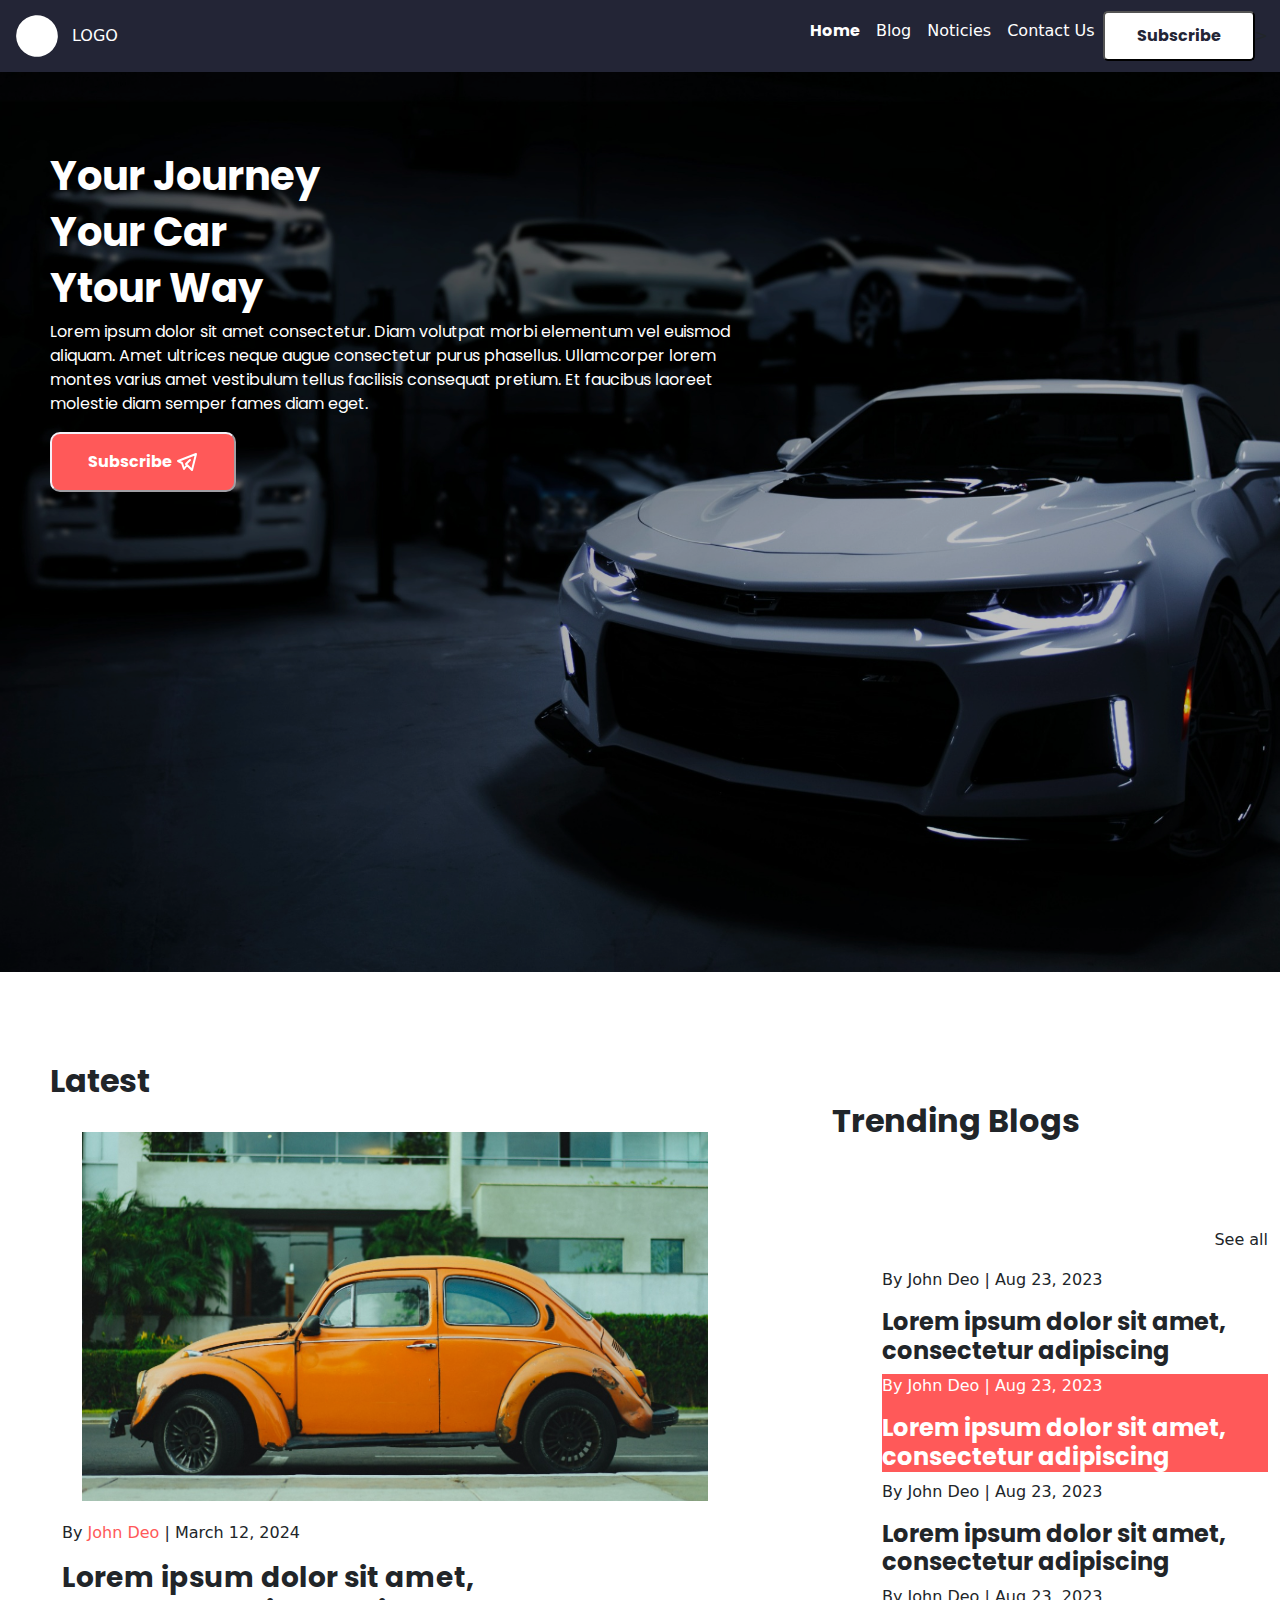
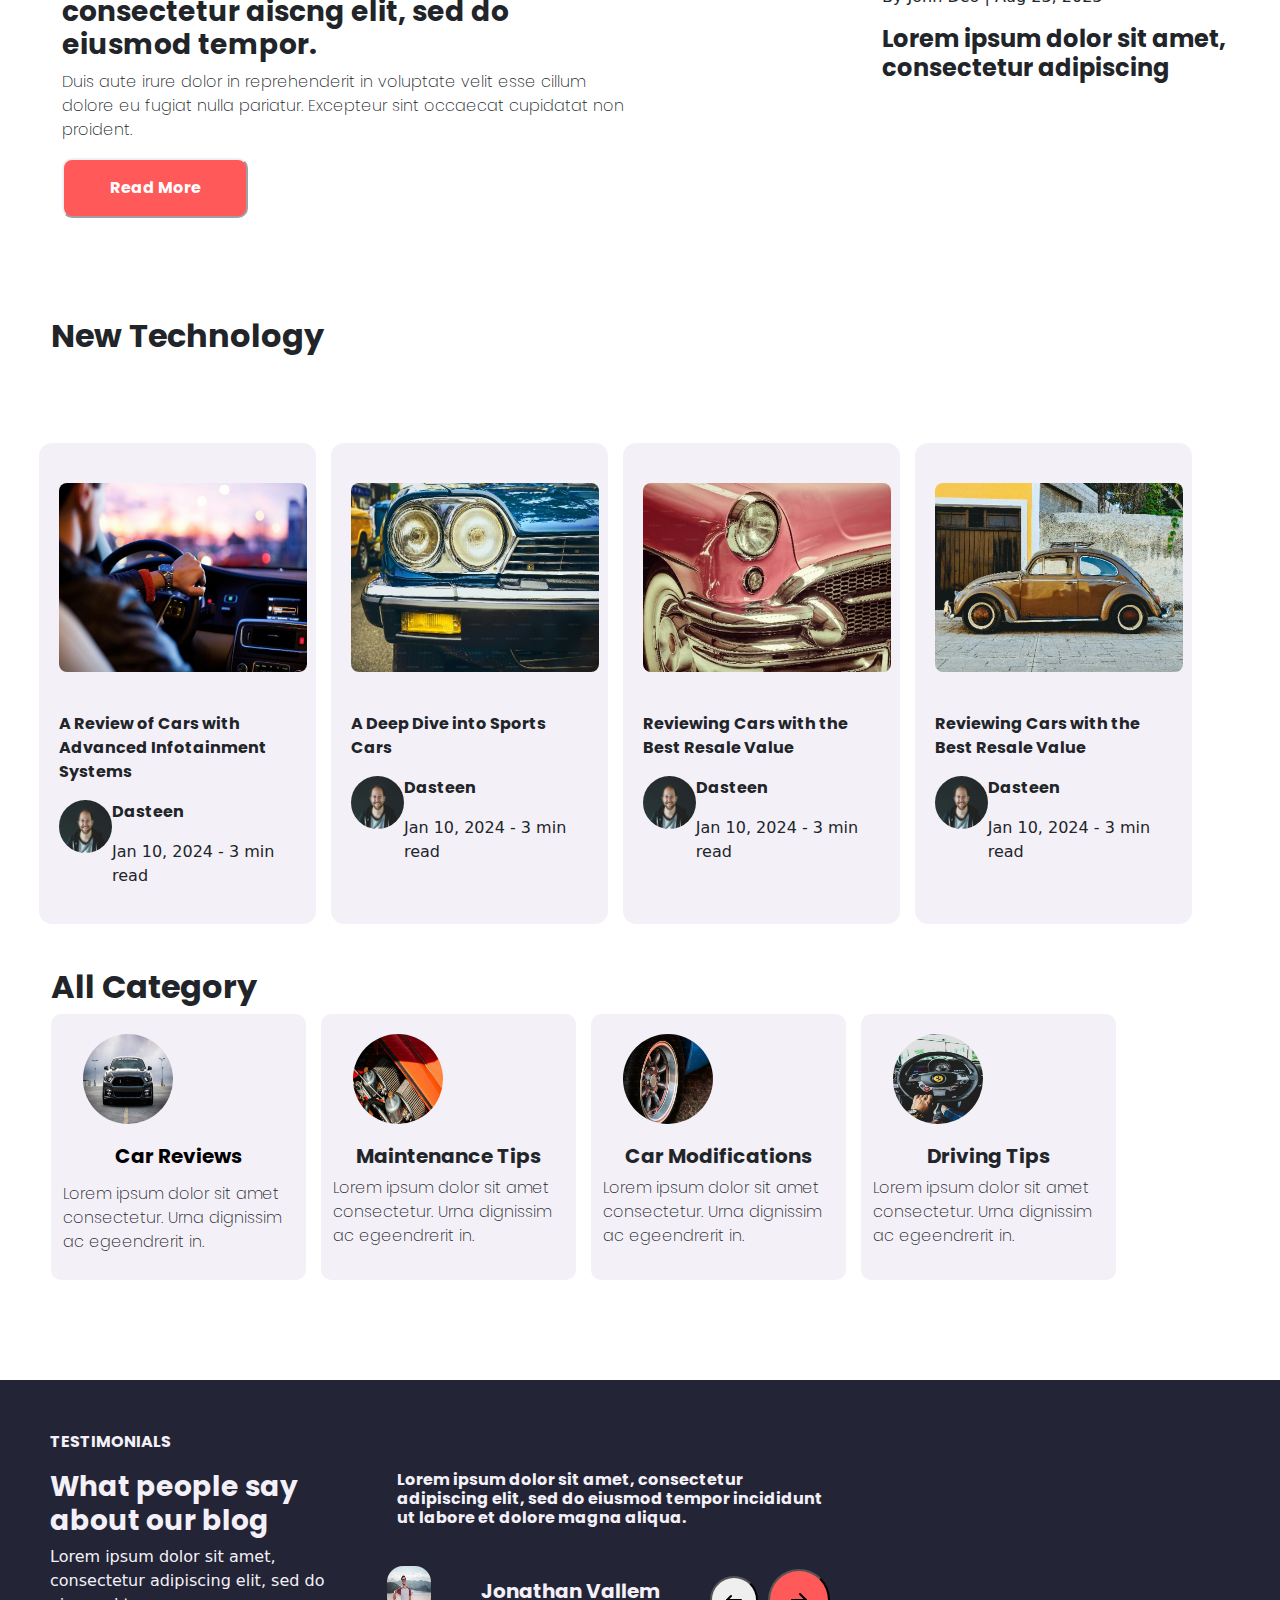
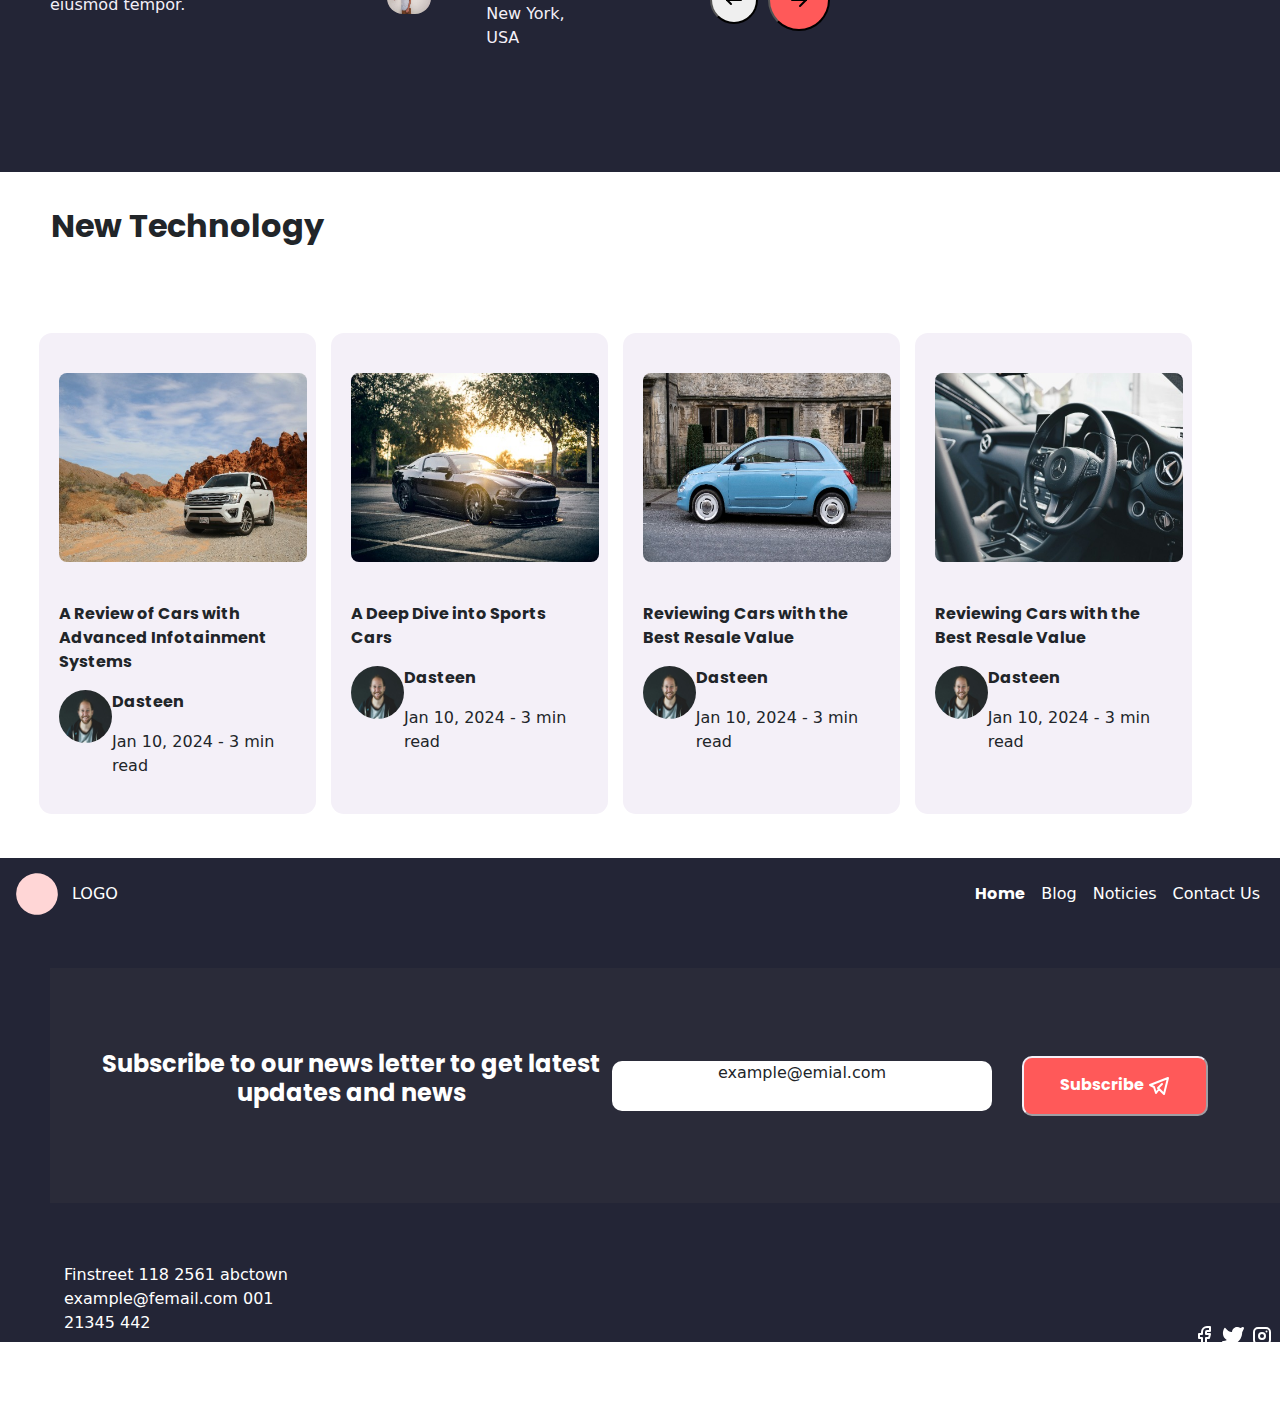
<file: index.html>
<!DOCTYPE html>
<html lang="en">
<head>
    <meta charset="UTF-8">
    <meta name="viewport" content="width=device-width, initial-scale=1.0">
    <link rel="stylesheet" href="css/bootstrap.css">
    <link href="https://cdn.jsdelivr.net/npm/bootstrap@5.3.3/dist/css/bootstrap.min.css" rel="stylesheet" integrity="sha384-QWTKZyjpPEjISv5WaRU9OFeRpok6YctnYmDr5pNlyT2bRjXh0JMhjY6hW+ALEwIH" crossorigin="anonymous">
    <link rel="stylesheet" href="css/practica.css">
    <title>Home</title>
</head>
<body>
    <header>
    <!-- NAVBAR -->
        <nav class="navbar navbar-expand-md nav_color"  >
                <div class="container-fluid"<>
                  <div class="d-flex align-items-center" class="grup1 ">
                    <svg class="circle"  xmlns="http://www.w3.org/2000/svg"  width="24"  height="24"  viewBox="0 0 24 24"  fill="currentColor"  class="icon icon-tabler icons-tabler-filled icon-tabler-circle"><path stroke="none" d="M0 0h24v24H0z" fill="none"/><path d="M7 3.34a10 10 0 1 1 -4.995 8.984l-.005 -.324l.005 -.324a10 10 0 0 1 4.995 -8.336z" /></svg>
                    <p class="text-white  justify-content-start poppins-thin ml-5 pt-3" class="logo">LOGO</p>
                  </div>
                  <a class="navbar-brand" href="#"></a>
                  <div class="text-sm-end" >
                    <button class="navbar-toggler bg-white" type="button" data-bs-toggle="collapse" data-bs-target="#navbarNav" aria-controls="navbarNav" aria-expanded="false" aria-label="Toggle navigation">
                      <span class="navbar-toggler-icon"></span>
                    </button>
                      <div class="collapse navbar-collapse navSpace" id="navbarNav" >
                      <div class="nav_space" class="poppins-regular">
                        <ul class="navbar-nav">
                          <li class="nav-item">
                            <a class="nav-link active text-white poppins-bold navhome" aria-current="page" href="index.html">Home</a>
                          </li>
                          <li class="nav-item">
                            <a class="nav-link text-white navblogs" href="blog.html">Blog</a>
                          </li>
                          <li class="nav-item">
                            <a class="nav-link text-white navcontact " href="noticies.html"> Noticies </a>
                          </li>
                          <li class="nav-item">
                            <a class="nav-link text-white navcontact" href="contact.html">Contact Us </a>
                          </li>
                          <li class="nav-item">
                            <button class=" button_color poppins-bold button_letter" >Subscribe</button>>
                          </li>
                        </ul>
                      </div>
                         </div>
                  </div>
                </div>
          </nav>
    </header>
  <!-- Layout banner -->
  <section>
    <div class="layout">
      <div class="tittle_intro">
          <h1 class="poppins-bold text-white">Your Journey</h1>
          <h1 class="poppins-bold text-white">Your Car</h1>
          <h1 class="poppins-bold text-white">Ytour Way</h1>
          <p class="poppins-regular text-white">Lorem ipsum dolor sit amet consectetur. Diam volutpat morbi elementum vel euismod aliquam. Amet ultrices neque augue consectetur purus phasellus. Ullamcorper lorem montes varius amet vestibulum tellus facilisis consequat pretium. Et faucibus laoreet molestie diam semper fames diam eget.</p>
            <div >
              <button class="buton_format poppins-bold ">Subscribe <svg  xmlns="http://www.w3.org/2000/svg"  width="24"  height="24"  viewBox="0 0 24 24"  fill="none"  stroke="currentColor"  stroke-width="2"  stroke-linecap="round"  stroke-linejoin="round"  class="icon icon-tabler icons-tabler-outline icon-tabler-brand-telegram"><path stroke="none" d="M0 0h24v24H0z" fill="none"/><path d="M15 10l-4 4l6 6l4 -16l-18 7l4 2l2 6l3 -4" /></svg></button>
            </div>
      </div>
    </div>
  </section>

  <h2 class="poppins-bold tittle_latest">Latest</h2>
<section class="container-fluid container_latest">
  <div class="row">
    <!-- Columna para la sección Latest -->
    <div class="col-md-6">
      <div class="">
        <img src="img/coche_blog.jpeg" alt="626x369"class="img_blog">
          <p>By <span class="bg-text"> John Deo</span> | March 12, 2024</p>
        <h3 class="poppins-bold">
          Lorem ipsum dolor sit amet, consectetur aiscng elit, sed do eiusmod tempor.
        </h3>
        <p class="poppins-light">Duis aute irure dolor in reprehenderit in voluptate velit esse cillum dolore eu fugiat nulla pariatur. Excepteur sint occaecat cupidatat non proident.</p>
        <button class="buton_format poppins-bold">Read More</button>
      </div>
    </div>

    <!-- Columna para la sección Trending Blogs -->
    <div class="col-md-6">
      <div class="trending_container">
        <div class="d-flex justify-content-between align-items-center ">
          <h2 class="poppins-bold ">Trending Blogs</h2>  
        </div>
        <div class="row text_trending">
          <div class="tittle_intro" class="trendingbox">

            <!-- Blog destacado -->
            <div class="col-12 ">
              <p class="text-sm-end">See all</p>
              <p>By John Deo | Aug 23, 2023</p>
              <h4 class="poppins-bold">Lorem ipsum dolor sit amet, consectetur adipiscing</h4>
            </div>
            <!-- Blogs secundarios -->
            <div class="col-12 bg-color">
              <p>By John Deo | Aug 23, 2023</p>
              <h4 class="poppins-bold">Lorem ipsum dolor sit amet, consectetur adipiscing</h4>
            </div>
            <div class="col-12">
              <p>By John Deo | Aug 23, 2023</p>
              <h4 class="poppins-bold">Lorem ipsum dolor sit amet, consectetur adipiscing</h4>
            </div>
            <div class="col-12">
              <p>By John Deo | Aug 23, 2023</p>
              <h4 class="poppins-bold">Lorem ipsum dolor sit amet, consectetur adipiscing</h4>
            </div>
          </div>
        </div>
      </div>
      </div>
  </div>
</section>

<!-- NEW TECHNOLOGY-->
<section class="newtech">
  <h2 class=" poppins-bold tittle_tech justify-content-between align-items-center">New Technology</h2>
  <div class="row ">
      <div class="col-md-3_nw newtech_container">
          <img class="img_newtech" src="img/newtech_1.jpeg" alt="">
          <p class="poppins-bold">A Review of Cars with Advanced Infotainment Systems</p>
          <div class="d-flex">
            <img  class="img_newtechsm" src="img/newtech_2.jpeg" alt=""> 
            <div>
              <p class="poppins-bold">Dasteen </p>
              <p>Jan 10, 2024 - 3 min read</p>
            </div>
          </div>
      </div>

      <div class="col-md-3_nw  newtech_container">
          <img class="img_newtech" src="img/newtech_3.jpeg" alt="">
          <p class="poppins-bold">A Deep Dive into Sports Cars</p>
          <div class="d-flex">
            <img  class="img_newtechsm" src="img/newtech_2.jpeg" alt=""> 
            <div>
              <p class="poppins-bold">Dasteen </p>
              <p>Jan 10, 2024 - 3 min read</p>
            </div>
          </div>
      </div>

      <div class="col-md-3_nw newtech_container">
          <img class="img_newtech" src="img/coche_rosado.jpeg" alt="">
          <p class="poppins-bold">Reviewing Cars with the Best Resale Value</p>
          <div class="d-flex">
            <img  class="img_newtechsm" src="img/newtech_2.jpeg" alt=""> 
            <div>
              <p class="poppins-bold">Dasteen </p>
              <p>Jan 10, 2024 - 3 min read</p>
            </div>
          </div>
      </div>

      <div class="col-md-3_nw newtech_container">
          <img class="img_newtech" src="img/coche_marron.jpeg" alt="">
          <p class="poppins-bold">Reviewing Cars with the Best Resale Value</p>
            <div class="d-flex">
              <img  class="img_newtechsm" src="img/newtech_2.jpeg" alt=""> 
              <div>
                <p class="poppins-bold">Dasteen </p>
                <p>Jan 10, 2024 - 3 min read</p>
              </div>
            </div>
        </div>
      </div>
  </div>
</section>
<!-- CATEGORY -->

<h2 class=" title_categories poppins-bold">All Category</h2>
<section class="categories row">

      <div class="col-md-3_nw group_9">
        <img class="imgcat" src="img/categoria9.jpeg" alt="">
        <h5 class="poppins-bold titol_category_9">Car Reviews</h5>
        <p class="poppins-light">Lorem ipsum dolor sit amet consectetur. Urna dignissim ac egeendrerit in.</p>
      </div>

      <div class="col-md-3_nw group_10">
        <img class="imgcat" src="img/categoria10.jpeg" alt="">
      <h5 class="poppins-bold titol_category">Maintenance Tips</h5>
      <p class="poppins-light">Lorem ipsum dolor sit amet consectetur. Urna dignissim ac egeendrerit in.</p>
      </div>

      <div class="col-md-3_nw group_11">
        <img class="imgcat" src="img/categoria11.jpeg" alt="">
        <h5 class="poppins-bold titol_category">Car Modifications</h5>
        <p class="poppins-light">Lorem ipsum dolor sit amet consectetur. Urna dignissim ac egeendrerit in.</p>
      </div>

      <div class="col-md-3_nw group_12">
        <img class="imgcat" src="img/categoria12.jpeg" alt="">
        <h5 class="poppins-bold titol_category">Driving Tips</h5>
        <p class="poppins-light">Lorem ipsum dolor sit amet consectetur. Urna dignissim ac egeendrerit in.</p>
      </div>
</section>

<!-- COSA LILA TESTIMONIAL -->

 <!-- PARTE QUE PONE TESTIMONIAL -->
 <section class="testimonial">
   <div class="row">
     <div class="col-md-3_nw container_testimonial_1">
      <p class="poppins-bold title_testimonaljustify-content-between align-items-center ">TESTIMONIALS </p>
      <h3 class="poppins-bold">What people say about our blog</h4>
      <p>Lorem ipsum dolor sit amet, consectetur adipiscing elit, sed do eiusmod tempor.</p>
    </div>

<!-- DE BOTONOS Y PERFIL (AL LADO DE TESTIMONIAL)TESTIMONIAL -->
    <div class="col-md-6  container_testimonial_2">
          <h6 class=" testimonial_2 poppins-bold text_testimonial">   Lorem ipsum dolor sit amet, consectetur adipiscing elit, sed do eiusmod tempor incididunt ut labore et dolore magna aliqua.</h6>
          <div class="d-flex">
            <img class="imgtestimonial" src="img/testimonial_1.png" alt="">
            <div class="">        
              <p class="poppins-bold text_foto">Jonathan Vallem</p>
              <div class="text_profile">
                <div class="text_foto_2">
                  <p class="text_1">New York,</p>
                  <p class= "text_2" >USA</p>
                </div>
              </div>
            </div>
            <div >
              <button class="arrow_left">
                <svg  xmlns="http://www.w3.org/2000/svg"  width="24"  height="24"  viewBox="0 0 24 24"  fill="none"  stroke="currentColor"  stroke-width="2"  stroke-linecap="round"  stroke-linejoin="round"  class="icon icon-tabler icons-tabler-outline icon-tabler-arrow-narrow-left"><path stroke="none" d="M0 0h24v24H0z" fill="none"/><path d="M5 12l14 0" /><path d="M5 12l4 4" /><path d="M5 12l4 -4" /></svg>
              </button>
              <button class="arrow_right">
                <svg  xmlns="http://www.w3.org/2000/svg"  width="24"  height="24"  viewBox="0 0 24 24"  fill="none"  stroke="currentColor"  stroke-width="2"  stroke-linecap="round"  stroke-linejoin="round"  class="icon icon-tabler icons-tabler-outline icon-tabler-arrow-right"><path stroke="none" d="M0 0h24v24H0z" fill="none"/><path d="M5 12l14 0" /><path d="M13 18l6 -6" /><path d="M13 6l6 6" /></svg>
              </button>
            </div>
          </div>
        
        </div>
    </div>
  </div>
</section>

<!-- NEW TECHNOLOGY PARTE2 -->
<section class="newtech">
  <h2 class=" poppins-bold tittle_tech justify-content-between align-items-center">New Technology</h2>
  <div class="row ">
      <div class="col-md-3_nw newtech_container">
          <img class="img_newtech" src="img/newtechpt_1.jpeg" alt="">
          <p class="poppins-bold">A Review of Cars with Advanced Infotainment Systems</p>
          <div class="d-flex">
            <img  class="img_newtechsm" src="img/newtech_2.jpeg" alt=""> 
            <div>
              <p class="poppins-bold">Dasteen </p>
              <p>Jan 10, 2024 - 3 min read</p>
            </div>
          </div>
      </div>

      <div class="col-md-3_nw  newtech_container">
          <img class="img_newtech" src="img/newtechpt_2.jpeg" alt="">
          <p class="poppins-bold">A Deep Dive into Sports Cars</p>
          <div class="d-flex">
            <img  class="img_newtechsm" src="img/newtech_2.jpeg" alt=""> 
            <div>
              <p class="poppins-bold">Dasteen </p>
              <p>Jan 10, 2024 - 3 min read</p>
            </div>
          </div>
      </div>

      <div class="col-md-3_nw newtech_container">
          <img class="img_newtech" src="img/newtechpt_3.jpeg" alt="">
          <p class="poppins-bold">Reviewing Cars with the Best Resale Value</p>
          <div class="d-flex">
            <img  class="img_newtechsm" src="img/newtech_2.jpeg" alt=""> 
            <div>
              <p class="poppins-bold">Dasteen </p>
              <p>Jan 10, 2024 - 3 min read</p>
            </div>
          </div>
      </div>

      <div class="col-md-3_nw newtech_container">
          <img class="img_newtech" src="img/newtechpt_4.jpeg" alt="">
          <p class="poppins-bold">Reviewing Cars with the Best Resale Value</p>
            <div class="d-flex">
              <img  class="img_newtechsm" src="img/newtech_2.jpeg" alt=""> 
              <div>
                <p class="poppins-bold">Dasteen </p>
                <p>Jan 10, 2024 - 3 min read</p>
              </div>
            </div>
        </div>
      </div>
  </div>
</section>

<!-- footer -->
<footer class="container_footer nav_color">
  <nav class="navbar navbar-expand-md nav_color"  >
    <div class="container-fluid"<>
      <div class="d-flex align-items-center" class="grup1 ">
        <svg class="cicle_footer"  xmlns="http://www.w3.org/2000/svg"  width="24"  height="24"  viewBox="0 0 24 24"  fill="currentColor"  class="icon icon-tabler icons-tabler-filled icon-tabler-circle"><path stroke="none" d="M0 0h24v24H0z" fill="none"/><path d="M7 3.34a10 10 0 1 1 -4.995 8.984l-.005 -.324l.005 -.324a10 10 0 0 1 4.995 -8.336z" /></svg>
        <p class="text-white  justify-content-start poppins-thin ml-5 pt-3" class="logo">LOGO</p>
      </div>
      <a class="navbar-brand" href="#"></a>
      <div class="text-sm-end" >
        <button class="navbar-toggler bg-white" type="button" data-bs-toggle="collapse" data-bs-target="#navbarNav" aria-controls="navbarNav" aria-expanded="false" aria-label="Toggle navigation">
          <span class="navbar-toggler-icon"></span>
        </button>
          <div class="collapse navbar-collapse navSpace" id="navbarNav" >
          <div class="nav_space" class="poppins-regular">
            <ul class="navbar-nav">
              <li class="nav-item">
                <a class="nav-link active text-white poppins-bold" aria-current="page" href="index.html">Home</a>
              </li>
              <li class="nav-item">
                <a class="nav-link text-white" href="blog.html">Blog</a>
              </li>
              <li class="nav-item">
                <a class="nav-link text-white" href="noticies.html"> Noticies </a>
              </li>
              <li class="nav-item">
                <a class="nav-link text-white" href="contact.html">Contact Us </a>
              </li>
          </div>
             </div>
      </div>
    </div>
</nav>
  <div class="nav_color d-flex align-items-center footer_2 ">
      <h4 class="text-white poppins-bold footer_text ">Subscribe to our news letter to get latest updates and news</h4>
      <p class="bg-white_footer">example@emial.com</p>
      <button class="buton_format poppins-bold ">Subscribe <svg  xmlns="http://www.w3.org/2000/svg"  width="24"  height="24"  viewBox="0 0 24 24"  fill="none"  stroke="currentColor"  stroke-width="2"  stroke-linecap="round"  stroke-linejoin="round"  class="icon icon-tabler icons-tabler-outline icon-tabler-brand-telegram"><path stroke="none" d="M0 0h24v24H0z" fill="none"/><path d="M15 10l-4 4l6 6l4 -16l-18 7l4 2l2 6l3 -4" /></svg></button>
  </div>
  <div class="d-flex sm_footer_text">
      <ul>
          <ol class="text-white">Finstreet 118 2561 abctown</ol>
          <ol class="text-white">example@femail.com  001 21345 442</ol>
      </ul>
      <div class="app_icons">
          <svg class="text-white" xmlns="http://www.w3.org/2000/svg"  width="24"  height="24"  viewBox="0 0 24 24"  fill="none"  stroke="currentColor"  stroke-width="2"  stroke-linecap="round"  stroke-linejoin="round"  class="icon icon-tabler icons-tabler-outline icon-tabler-brand-facebook"><path stroke="none" d="M0 0h24v24H0z" fill="none"/><path d="M7 10v4h3v7h4v-7h3l1 -4h-4v-2a1 1 0 0 1 1 -1h3v-4h-3a5 5 0 0 0 -5 5v2h-3" /></svg>
          <svg class="text-white" xmlns="http://www.w3.org/2000/svg"  width="24"  height="24"  viewBox="0 0 24 24"  fill="currentColor"  class="icon icon-tabler icons-tabler-filled icon-tabler-brand-twitter"><path stroke="none" d="M0 0h24v24H0z" fill="none"/><path d="M14.058 3.41c-1.807 .767 -2.995 2.453 -3.056 4.38l-.002 .182l-.243 -.023c-2.392 -.269 -4.498 -1.512 -5.944 -3.531a1 1 0 0 0 -1.685 .092l-.097 .186l-.049 .099c-.719 1.485 -1.19 3.29 -1.017 5.203l.03 .273c.283 2.263 1.5 4.215 3.779 5.679l.173 .107l-.081 .043c-1.315 .663 -2.518 .952 -3.827 .9c-1.056 -.04 -1.446 1.372 -.518 1.878c3.598 1.961 7.461 2.566 10.792 1.6c4.06 -1.18 7.152 -4.223 8.335 -8.433l.127 -.495c.238 -.993 .372 -2.006 .401 -3.024l.003 -.332l.393 -.779l.44 -.862l.214 -.434l.118 -.247c.265 -.565 .456 -1.033 .574 -1.43l.014 -.056l.008 -.018c.22 -.593 -.166 -1.358 -.941 -1.358l-.122 .007a.997 .997 0 0 0 -.231 .057l-.086 .038a7.46 7.46 0 0 1 -.88 .36l-.356 .115l-.271 .08l-.772 .214c-1.336 -1.118 -3.144 -1.254 -5.012 -.554l-.211 .084z" /></svg>
          <svg class="text-white" xmlns="http://www.w3.org/2000/svg"  width="24"  height="24"  viewBox="0 0 24 24"  fill="none"  stroke="currentColor"  stroke-width="2"  stroke-linecap="round"  stroke-linejoin="round"  class="icon icon-tabler icons-tabler-outline icon-tabler-brand-instagram"><path stroke="none" d="M0 0h24v24H0z" fill="none"/><path d="M4 8a4 4 0 0 1 4 -4h8a4 4 0 0 1 4 4v8a4 4 0 0 1 -4 4h-8a4 4 0 0 1 -4 -4z" /><path d="M9 12a3 3 0 1 0 6 0a3 3 0 0 0 -6 0" /><path d="M16.5 7.5v.01" /></svg>
          <svg class="text-white" xmlns="http://www.w3.org/2000/svg"  width="24"  height="24"  viewBox="0 0 24 24"  fill="currentColor"  class="icon icon-tabler icons-tabler-filled icon-tabler-brand-linkedin"><path stroke="none" d="M0 0h24v24H0z" fill="none"/><path d="M17 2a5 5 0 0 1 5 5v10a5 5 0 0 1 -5 5h-10a5 5 0 0 1 -5 -5v-10a5 5 0 0 1 5 -5zm-9 8a1 1 0 0 0 -1 1v5a1 1 0 0 0 2 0v-5a1 1 0 0 0 -1 -1m6 0a3 3 0 0 0 -1.168 .236l-.125 .057a1 1 0 0 0 -1.707 .707v5a1 1 0 0 0 2 0v-3a1 1 0 0 1 2 0v3a1 1 0 0 0 2 0v-3a3 3 0 0 0 -3 -3m-6 -3a1 1 0 0 0 -.993 .883l-.007 .127a1 1 0 0 0 1.993 .117l.007 -.127a1 1 0 0 0 -1 -1" /></svg>
      </div>
  </div>
</footer>
</body>
<script src="https://cdn.jsdelivr.net/npm/@popperjs/core@2.11.8/dist/umd/popper.min.js" integrity="sha384-I7E8VVD/ismYTF4hNIPjVp/Zjvgyol6VFvRkX/vR+Vc4jQkC+hVqc2pM8ODewa9r" crossorigin="anonymous"></script>
<script src="https://cdn.jsdelivr.net/npm/bootstrap@5.3.3/dist/js/bootstrap.min.js" integrity="sha384-0pUGZvbkm6XF6gxjEnlmuGrJXVbNuzT9qBBavbLwCsOGabYfZo0T0to5eqruptLy" crossorigin="anonymous"></script>
</html>
</file>
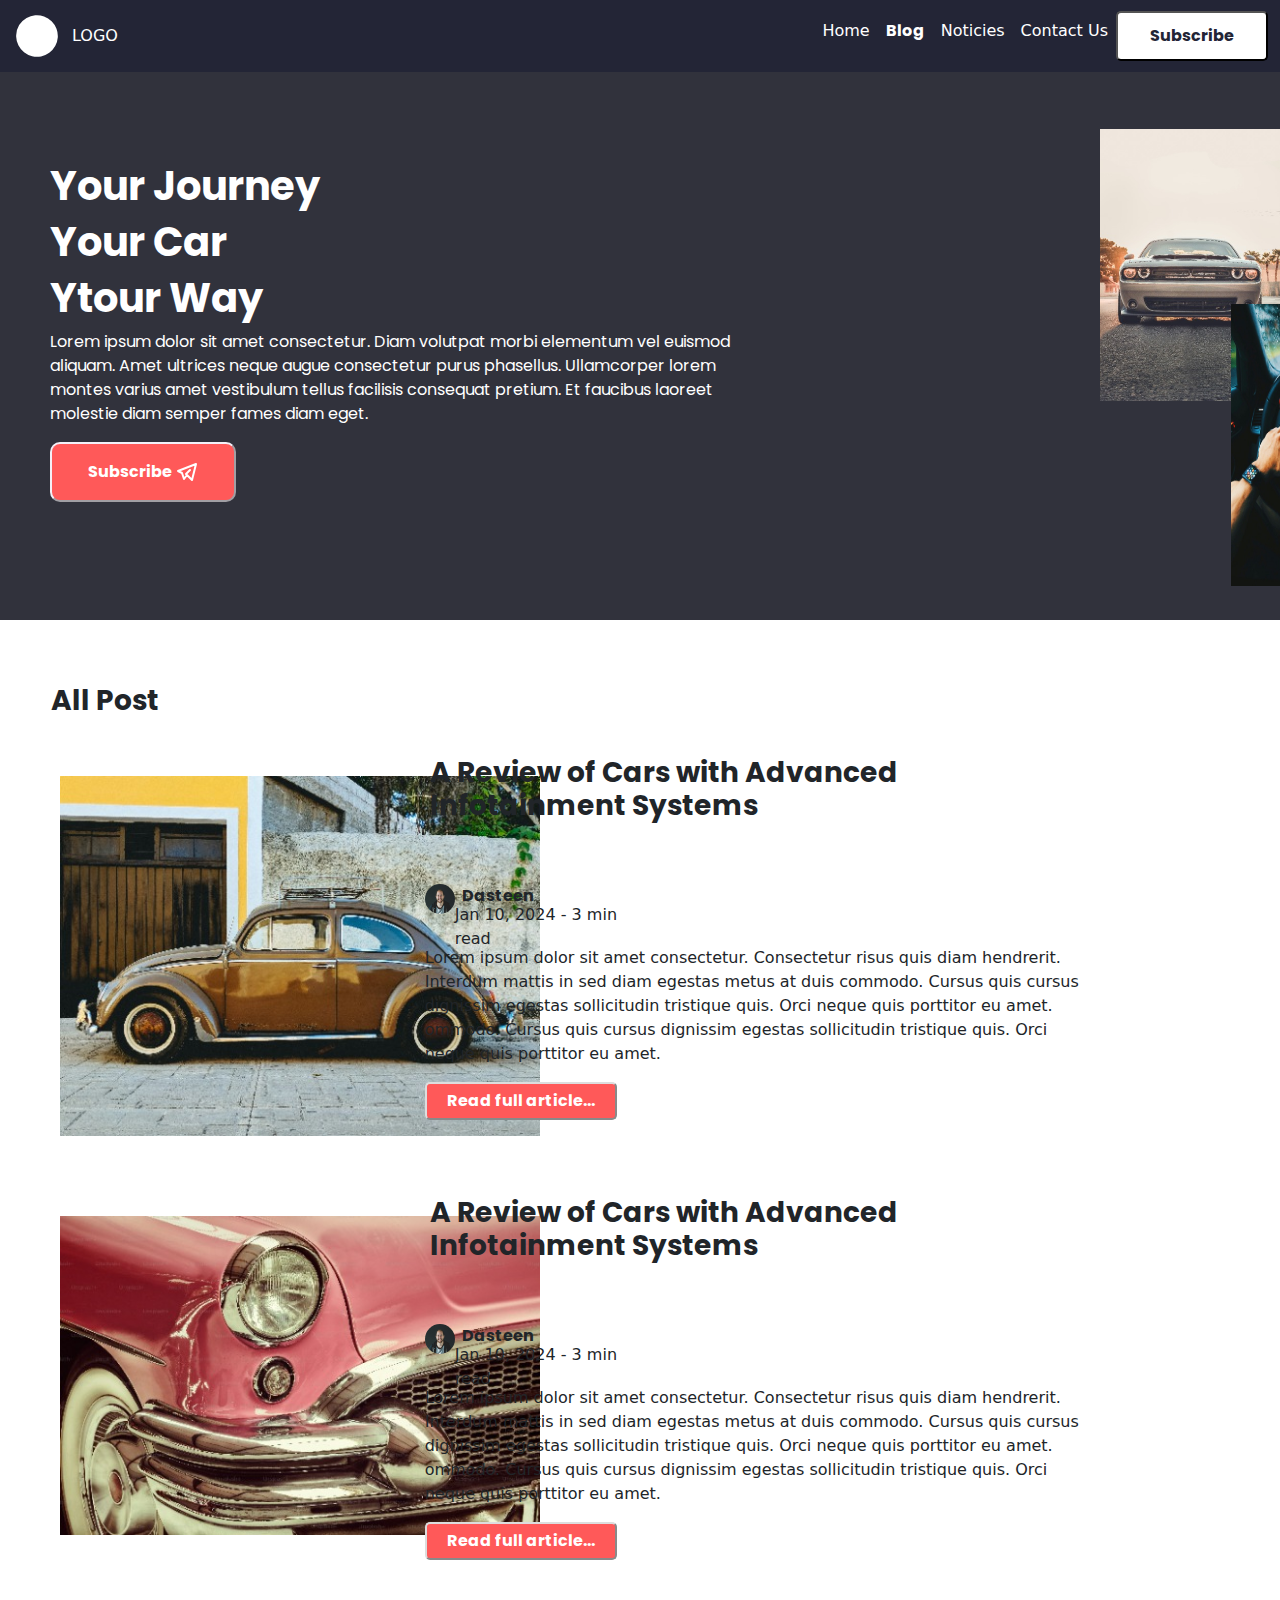
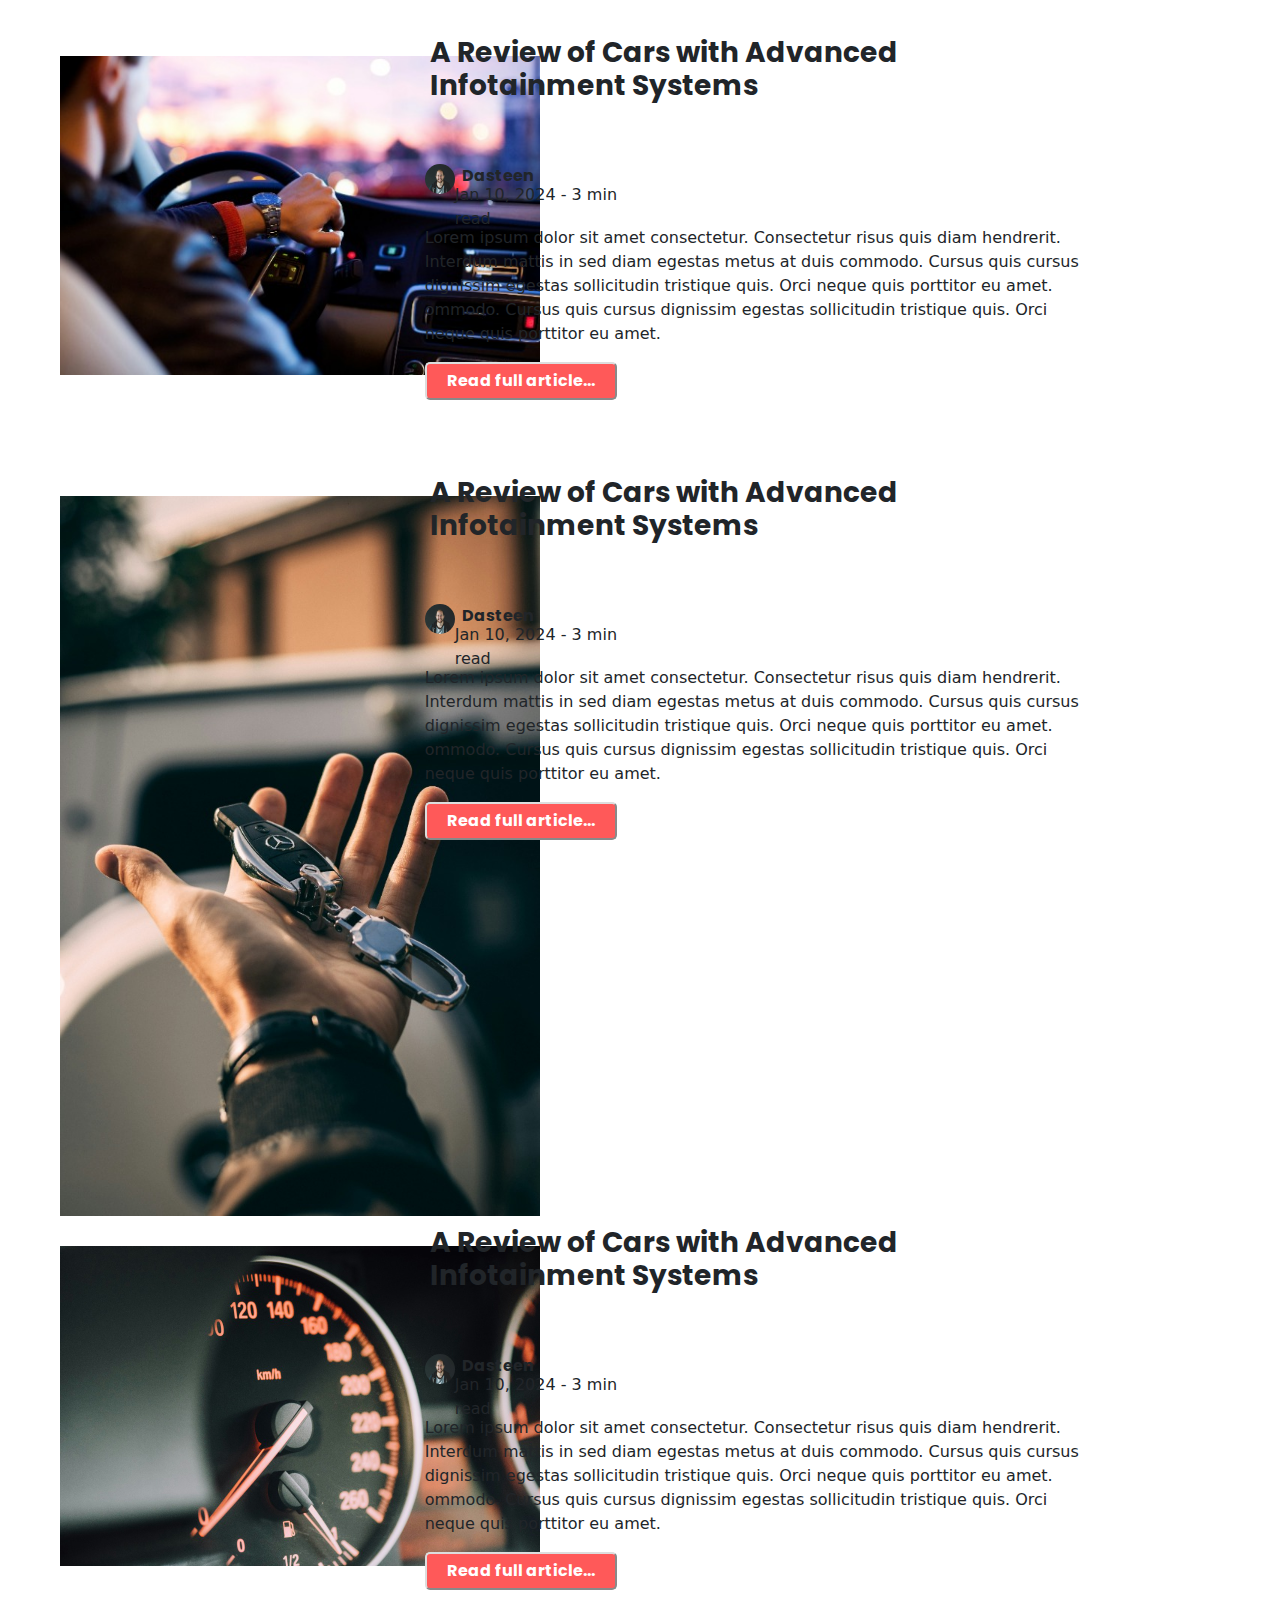
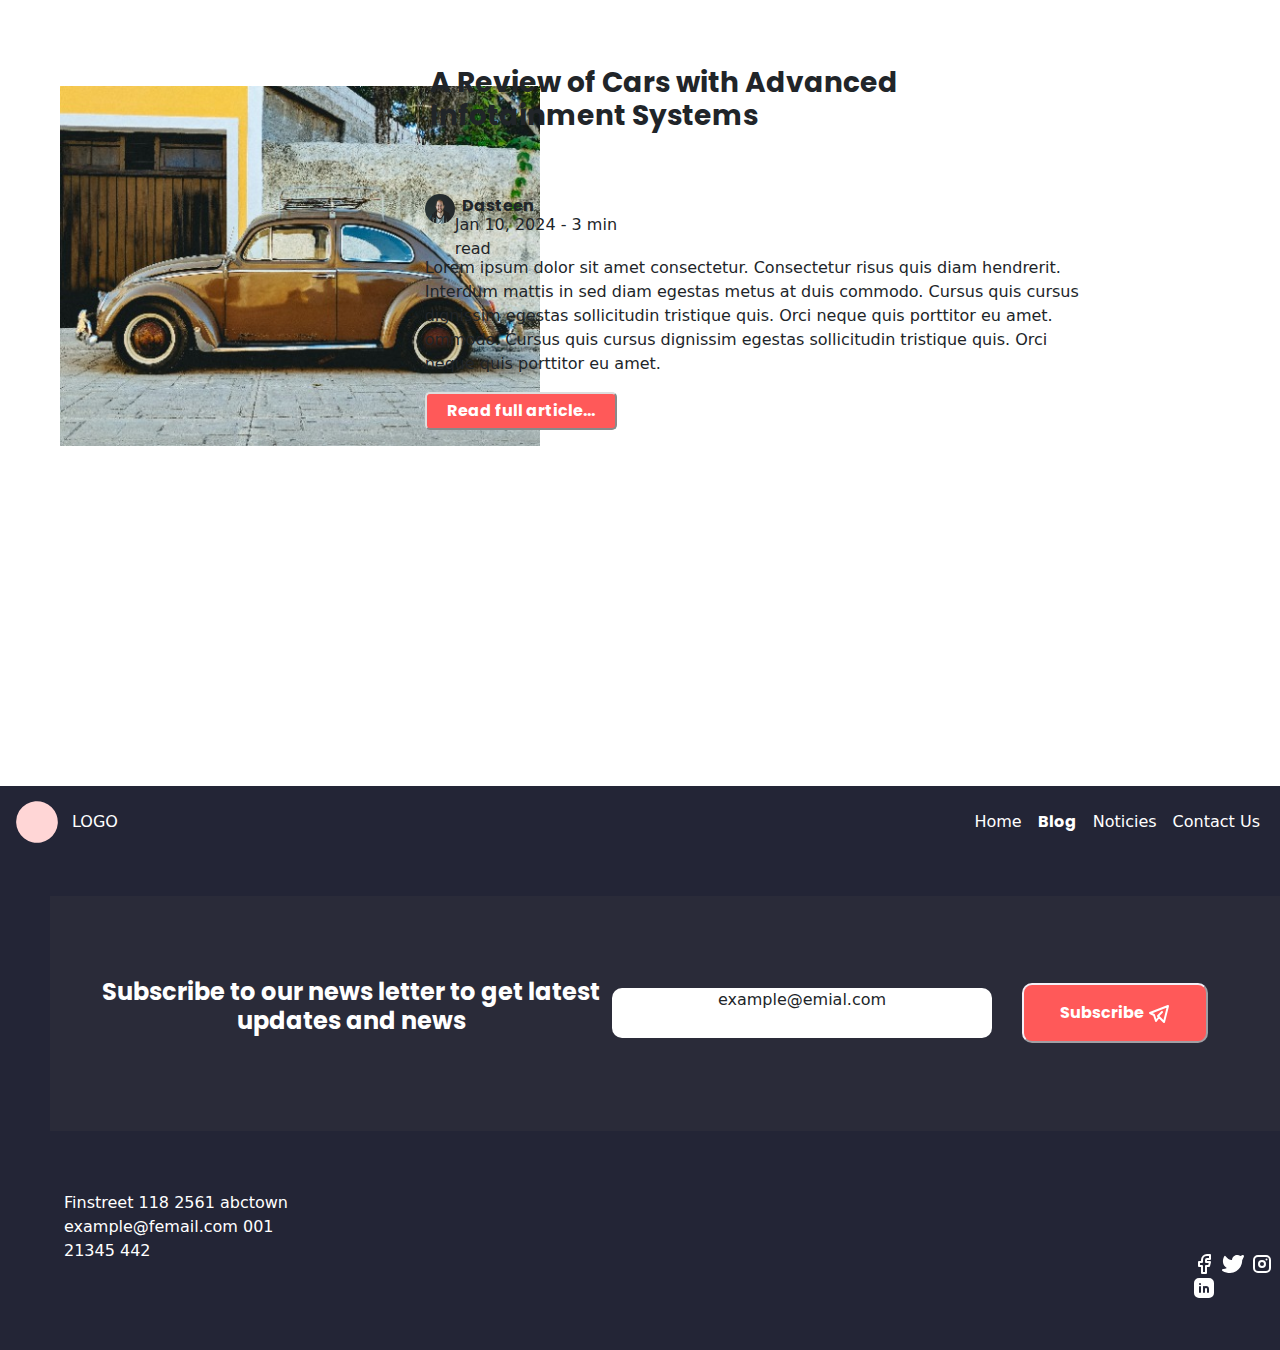
<file: blog.html>
<!DOCTYPE html>
<html lang="en">
<head>
    <meta charset="UTF-8">
    <meta name="viewport" content="width=device-width, initial-scale=1.0">
    <link rel="stylesheet" href="css/bootstrap.css">
    <link href="https://cdn.jsdelivr.net/npm/bootstrap@5.3.3/dist/css/bootstrap.min.css" rel="stylesheet" integrity="sha384-QWTKZyjpPEjISv5WaRU9OFeRpok6YctnYmDr5pNlyT2bRjXh0JMhjY6hW+ALEwIH" crossorigin="anonymous">
    <link rel="stylesheet" href="css/practica.css">
    <title>Blog</title>
</head>
<body>
  <header>
    <nav class="navbar navbar-expand-md nav_color"  >
            <div class="container-fluid"<>
              <div class="d-flex align-items-center" class="grup1 ">
                <svg class="circle"  xmlns="http://www.w3.org/2000/svg"  width="24"  height="24"  viewBox="0 0 24 24"  fill="currentColor"  class="icon icon-tabler icons-tabler-filled icon-tabler-circle"><path stroke="none" d="M0 0h24v24H0z" fill="none"/><path d="M7 3.34a10 10 0 1 1 -4.995 8.984l-.005 -.324l.005 -.324a10 10 0 0 1 4.995 -8.336z" /></svg>
                <p class="text-white  justify-content-start poppins-thin ml-5 pt-3" class="logo">LOGO</p>
              </div>
              <a class="navbar-brand" href="#"></a>
              <div class="text-sm-end" >
                <button class="navbar-toggler bg-white" type="button" data-bs-toggle="collapse" data-bs-target="#navbarNav" aria-controls="navbarNav" aria-expanded="false" aria-label="Toggle navigation">
                  <span class="navbar-toggler-icon"></span>
                </button>
                  <div class="collapse navbar-collapse navSpace" id="navbarNav" >
                  <div class="nav_space" class="poppins-regular">
                    <ul class="navbar-nav">
                      <li class="nav-item">
                        <a class="nav-link active text-white navhome" aria-current="page" href="index.html">Home</a>
                      </li>
                      <li class="nav-item">
                        <a class="nav-link text-white navblogs poppins-bold" href="blog.html">Blog</a>
                      </li>
                      <li class="nav-item">
                        <a class="nav-link text-white navcontact " href="noticies.html"> Noticies </a>
                      </li>
                      <li class="nav-item">
                        <a class="nav-link text-white navcontact" href="contact.html">Contact Us </a>
                      </li>
                      <li class="nav-item">
                        <button class=" button_color poppins-bold button_letter" >Subscribe</button>
                      </li>
                    </ul>
                  </div>
                     </div>
              </div>
            </div>
      </nav>
</header>
  <!-- Layout banner -->
  <section class="layout_banner">
      <div class="title_banner_blog">
          <h1 class="poppins-bold text-white">Your Journey</h1>
          <h1 class="poppins-bold text-white">Your Car</h1>
          <h1 class="poppins-bold text-white">Ytour Way</h1>
      <div class="text_blog">
            <p class="poppins-regular text-white">Lorem ipsum dolor sit amet consectetur. Diam volutpat morbi elementum vel euismod aliquam. Amet ultrices neque augue consectetur purus phasellus. Ullamcorper lorem montes varius amet vestibulum tellus facilisis consequat pretium. Et faucibus laoreet molestie diam semper fames diam eget.</p>
            <button class="buton_format poppins-bold">Subscribe <svg  xmlns="http://www.w3.org/2000/svg"  width="24"  height="24"  viewBox="0 0 24 24"  fill="none"  stroke="currentColor"  stroke-width="2"  stroke-linecap="round"  stroke-linejoin="round"  class="icon icon-tabler icons-tabler-outline icon-tabler-brand-telegram"><path stroke="none" d="M0 0h24v24H0z" fill="none"/><path d="M15 10l-4 4l6 6l4 -16l-18 7l4 2l2 6l3 -4" /></svg></button>
            <!-- Layout banner -->
            <div class="imagen_blog">
              <img class="img_blog_1" src="img/img_blog_1.jpeg" alt="">
              <img class="img_blog_2" src="img/img_blog_2.jpeg" alt="">
              <img class="img_blog_4" src="img/img_blog_4.jpeg" alt="">
              <img class="img_blog_3" src="img/img_blog_3.jpeg" alt="">
            </div>
        </div>
          </div>
    </div>
  </section>

  <!-- ALL POST -->
  <h3 class="CONTAINER_BLOG poppins-bold"> All Post </h3>
  <section class="apartat_blog ">
    <div class="row ">
      <div class="col-md-4  ">        
        <img class="img_part_blog" src="img/coche_marron.jpeg" alt="">
      </div>
      <div class="col-md-6 post_blog">
        <h3 class="poppins-bold title_part_blog ">A Review of Cars with Advanced Infotainment Systems</h3>
          <div class="d-flex imagen_conteiner_blog">
            <img  class="img_post_blog " src="img/newtech_2.jpeg" alt=""> 
              <div class="texto_imagen_blog">
                <p class="poppins-bold litle_text">Dasteen </p>
                <p class=" litle_text_2" >Jan 10, 2024 - 3 min read</p>
              </div>
          </div>
        <p class="texto_2_imagen_blog">Lorem ipsum dolor sit amet consectetur. Consectetur risus quis diam hendrerit. Interdum mattis in sed diam egestas metus at duis commodo. Cursus quis cursus dignissim egestas sollicitudin tristique quis. Orci neque quis porttitor eu amet. ommodo. Cursus quis cursus dignissim egestas sollicitudin tristique quis. Orci neque quis porttitor eu amet.</p>
        <div>
          <button class="buton_blog poppins-bold">Read full article... </div>
      </div>
  </section>

  <section class="apartat_blog ">
    <div class="row ">
      <div class="col-md-4  ">        
        <img class="img_part_blog" src="img/coche_rosado.jpeg" alt="">
      </div>
      <div class="col-md-6 post_blog">
        <h3 class="poppins-bold title_part_blog ">A Review of Cars with Advanced Infotainment Systems</h3>
          <div class="d-flex imagen_conteiner_blog">
            <img  class="img_post_blog " src="img/newtech_2.jpeg" alt=""> 
              <div class="texto_imagen_blog">
                <p class="poppins-bold litle_text">Dasteen </p>
                <p class=" litle_text_2" >Jan 10, 2024 - 3 min read</p>
              </div>
          </div>
        <p class="texto_2_imagen_blog">Lorem ipsum dolor sit amet consectetur. Consectetur risus quis diam hendrerit. Interdum mattis in sed diam egestas metus at duis commodo. Cursus quis cursus dignissim egestas sollicitudin tristique quis. Orci neque quis porttitor eu amet. ommodo. Cursus quis cursus dignissim egestas sollicitudin tristique quis. Orci neque quis porttitor eu amet.</p>
        <div>
          <button class="buton_blog poppins-bold">Read full article... </div>
      </div>
  </section>

  <section class="apartat_blog ">
    <div class="row ">
      <div class="col-md-4 ">        
        <img class="img_part_blog" src="img/newtech_1.jpeg" alt="">
      </div>
      <div class="col-md-6 post_blog">
        <h3 class="poppins-bold title_part_blog ">A Review of Cars with Advanced Infotainment Systems</h3>
          <div class="d-flex imagen_conteiner_blog">
            <img  class="img_post_blog " src="img/newtech_2.jpeg" alt=""> 
              <div class="texto_imagen_blog">
                <p class="poppins-bold litle_text">Dasteen </p>
                <p class=" litle_text_2" >Jan 10, 2024 - 3 min read</p>
              </div>
          </div>
        <p class="texto_2_imagen_blog">Lorem ipsum dolor sit amet consectetur. Consectetur risus quis diam hendrerit. Interdum mattis in sed diam egestas metus at duis commodo. Cursus quis cursus dignissim egestas sollicitudin tristique quis. Orci neque quis porttitor eu amet. ommodo. Cursus quis cursus dignissim egestas sollicitudin tristique quis. Orci neque quis porttitor eu amet.</p>
        <div>
          <button class="buton_blog poppins-bold">Read full article... </div>
      </div>
  </section>

  <section class="apartat_blog_ultimo">
    <div class="row ">
      <div class="col-md-4">        
        <img class="img_part_blog" src="img/blog_pic_1.jpeg" alt="">
      </div>
      <div class="col-md-6 post_blog">
        <h3 class="poppins-bold title_part_blog ">A Review of Cars with Advanced Infotainment Systems</h3>
          <div class="d-flex imagen_conteiner_blog">
            <img  class="img_post_blog " src="img/newtech_2.jpeg" alt=""> 
              <div class="texto_imagen_blog">
                <p class="poppins-bold litle_text">Dasteen </p>
                <p class=" litle_text_2" >Jan 10, 2024 - 3 min read</p>
              </div>
          </div>
        <p class="texto_2_imagen_blog">Lorem ipsum dolor sit amet consectetur. Consectetur risus quis diam hendrerit. Interdum mattis in sed diam egestas metus at duis commodo. Cursus quis cursus dignissim egestas sollicitudin tristique quis. Orci neque quis porttitor eu amet. ommodo. Cursus quis cursus dignissim egestas sollicitudin tristique quis. Orci neque quis porttitor eu amet.</p>
        <div>
          <button class="buton_blog poppins-bold">Read full article... </div>
      </div>
  </section>

  <section class="apartat_blog">
    <div class="row ">
      <div class="col-md-4">        
        <img class="img_part_blog" src="img/blog_pic_2.jpeg" alt="">
      </div>
      <div class="col-md-6 post_blog">
        <h3 class="poppins-bold title_part_blog ">A Review of Cars with Advanced Infotainment Systems</h3>
          <div class="d-flex imagen_conteiner_blog">
            <img  class="img_post_blog " src="img/newtech_2.jpeg" alt=""> 
              <div class="texto_imagen_blog">
                <p class="poppins-bold litle_text">Dasteen </p>
                <p class=" litle_text_2" >Jan 10, 2024 - 3 min read</p>
              </div>
          </div>
        <p class="texto_2_imagen_blog">Lorem ipsum dolor sit amet consectetur. Consectetur risus quis diam hendrerit. Interdum mattis in sed diam egestas metus at duis commodo. Cursus quis cursus dignissim egestas sollicitudin tristique quis. Orci neque quis porttitor eu amet. ommodo. Cursus quis cursus dignissim egestas sollicitudin tristique quis. Orci neque quis porttitor eu amet.</p>
        <div>
          <button class="buton_blog poppins-bold">Read full article... </div>
      </div>
  </section>

  <section class="apartat_blog_ultimo">
    <div class="row ">
      <div class="col-md-4  ">        
        <img class="img_part_blog" src="img/coche_marron.jpeg" alt="">
      </div>
      <div class="col-md-6 post_blog">
        <h3 class="poppins-bold title_part_blog ">A Review of Cars with Advanced Infotainment Systems</h3>
          <div class="d-flex imagen_conteiner_blog">
            <img  class="img_post_blog " src="img/newtech_2.jpeg" alt=""> 
              <div class="texto_imagen_blog">
                <p class="poppins-bold litle_text">Dasteen </p>
                <p class=" litle_text_2" >Jan 10, 2024 - 3 min read</p>
              </div>
          </div>
        <p class="texto_2_imagen_blog">Lorem ipsum dolor sit amet consectetur. Consectetur risus quis diam hendrerit. Interdum mattis in sed diam egestas metus at duis commodo. Cursus quis cursus dignissim egestas sollicitudin tristique quis. Orci neque quis porttitor eu amet. ommodo. Cursus quis cursus dignissim egestas sollicitudin tristique quis. Orci neque quis porttitor eu amet.</p>
        <div>
          <button class="buton_blog poppins-bold">Read full article... </div>
      </div>
  </section>
    <!-- FOOTER-->
    <footer class="footer nav_color">
      <nav class="navbar navbar-expand-md nav_color"  >
        <div class="container-fluid"<>
          <div class="d-flex align-items-center" class="grup1 ">
            <svg class="cicle_footer"  xmlns="http://www.w3.org/2000/svg"  width="24"  height="24"  viewBox="0 0 24 24"  fill="currentColor"  class="icon icon-tabler icons-tabler-filled icon-tabler-circle"><path stroke="none" d="M0 0h24v24H0z" fill="none"/><path d="M7 3.34a10 10 0 1 1 -4.995 8.984l-.005 -.324l.005 -.324a10 10 0 0 1 4.995 -8.336z" /></svg>
            <p class="text-white  justify-content-start poppins-thin ml-5 pt-3" class="logo">LOGO</p>
          </div>
          <a class="navbar-brand" href="#"></a>
          <div class="text-sm-end" >
            <button class="navbar-toggler bg-white" type="button" data-bs-toggle="collapse" data-bs-target="#navbarNav" aria-controls="navbarNav" aria-expanded="false" aria-label="Toggle navigation">
              <span class="navbar-toggler-icon"></span>
            </button>
              <div class="collapse navbar-collapse navSpace" id="navbarNav" >
              <div class="nav_space" class="poppins-regular">
                <ul class="navbar-nav">
                  <li class="nav-item">
                    <a class="nav-link active text-white " aria-current="page" href="index.html">Home</a>
                  </li>
                  <li class="nav-item">
                    <a class="nav-link text-white poppins-bold" href="blog.html">Blog</a>
                  </li>
                  <li class="nav-item">
                    <a class="nav-link text-white  " href="noticies.html"> Noticies </a>
                  </li>
                  <li class="nav-item">
                    <a class="nav-link text-white " href="contact.html">Contact Us </a>
                  </li>
              </div>
                 </div>
          </div>
        </div>
    </nav>
      <div class="nav_color d-flex align-items-center footer_2 ">
          <h4 class="text-white poppins-bold footer_text ">Subscribe to our news letter to get latest updates and news</h4>
          <p class="bg-white_footer">example@emial.com</p>
          <button class="buton_format poppins-bold ">Subscribe <svg  xmlns="http://www.w3.org/2000/svg"  width="24"  height="24"  viewBox="0 0 24 24"  fill="none"  stroke="currentColor"  stroke-width="2"  stroke-linecap="round"  stroke-linejoin="round"  class="icon icon-tabler icons-tabler-outline icon-tabler-brand-telegram"><path stroke="none" d="M0 0h24v24H0z" fill="none"/><path d="M15 10l-4 4l6 6l4 -16l-18 7l4 2l2 6l3 -4" /></svg></button>
      </div>
      <div class="d-flex sm_footer_text">
          <ul>
              <ol class="text-white">Finstreet 118 2561 abctown</ol>
              <ol class="text-white">example@femail.com  001 21345 442</ol>
          </ul>
          <div class="app_icons">
              <svg class="text-white" xmlns="http://www.w3.org/2000/svg"  width="24"  height="24"  viewBox="0 0 24 24"  fill="none"  stroke="currentColor"  stroke-width="2"  stroke-linecap="round"  stroke-linejoin="round"  class="icon icon-tabler icons-tabler-outline icon-tabler-brand-facebook"><path stroke="none" d="M0 0h24v24H0z" fill="none"/><path d="M7 10v4h3v7h4v-7h3l1 -4h-4v-2a1 1 0 0 1 1 -1h3v-4h-3a5 5 0 0 0 -5 5v2h-3" /></svg>
              <svg class="text-white" xmlns="http://www.w3.org/2000/svg"  width="24"  height="24"  viewBox="0 0 24 24"  fill="currentColor"  class="icon icon-tabler icons-tabler-filled icon-tabler-brand-twitter"><path stroke="none" d="M0 0h24v24H0z" fill="none"/><path d="M14.058 3.41c-1.807 .767 -2.995 2.453 -3.056 4.38l-.002 .182l-.243 -.023c-2.392 -.269 -4.498 -1.512 -5.944 -3.531a1 1 0 0 0 -1.685 .092l-.097 .186l-.049 .099c-.719 1.485 -1.19 3.29 -1.017 5.203l.03 .273c.283 2.263 1.5 4.215 3.779 5.679l.173 .107l-.081 .043c-1.315 .663 -2.518 .952 -3.827 .9c-1.056 -.04 -1.446 1.372 -.518 1.878c3.598 1.961 7.461 2.566 10.792 1.6c4.06 -1.18 7.152 -4.223 8.335 -8.433l.127 -.495c.238 -.993 .372 -2.006 .401 -3.024l.003 -.332l.393 -.779l.44 -.862l.214 -.434l.118 -.247c.265 -.565 .456 -1.033 .574 -1.43l.014 -.056l.008 -.018c.22 -.593 -.166 -1.358 -.941 -1.358l-.122 .007a.997 .997 0 0 0 -.231 .057l-.086 .038a7.46 7.46 0 0 1 -.88 .36l-.356 .115l-.271 .08l-.772 .214c-1.336 -1.118 -3.144 -1.254 -5.012 -.554l-.211 .084z" /></svg>
              <svg class="text-white" xmlns="http://www.w3.org/2000/svg"  width="24"  height="24"  viewBox="0 0 24 24"  fill="none"  stroke="currentColor"  stroke-width="2"  stroke-linecap="round"  stroke-linejoin="round"  class="icon icon-tabler icons-tabler-outline icon-tabler-brand-instagram"><path stroke="none" d="M0 0h24v24H0z" fill="none"/><path d="M4 8a4 4 0 0 1 4 -4h8a4 4 0 0 1 4 4v8a4 4 0 0 1 -4 4h-8a4 4 0 0 1 -4 -4z" /><path d="M9 12a3 3 0 1 0 6 0a3 3 0 0 0 -6 0" /><path d="M16.5 7.5v.01" /></svg>
              <svg class="text-white" xmlns="http://www.w3.org/2000/svg"  width="24"  height="24"  viewBox="0 0 24 24"  fill="currentColor"  class="icon icon-tabler icons-tabler-filled icon-tabler-brand-linkedin"><path stroke="none" d="M0 0h24v24H0z" fill="none"/><path d="M17 2a5 5 0 0 1 5 5v10a5 5 0 0 1 -5 5h-10a5 5 0 0 1 -5 -5v-10a5 5 0 0 1 5 -5zm-9 8a1 1 0 0 0 -1 1v5a1 1 0 0 0 2 0v-5a1 1 0 0 0 -1 -1m6 0a3 3 0 0 0 -1.168 .236l-.125 .057a1 1 0 0 0 -1.707 .707v5a1 1 0 0 0 2 0v-3a1 1 0 0 1 2 0v3a1 1 0 0 0 2 0v-3a3 3 0 0 0 -3 -3m-6 -3a1 1 0 0 0 -.993 .883l-.007 .127a1 1 0 0 0 1.993 .117l.007 -.127a1 1 0 0 0 -1 -1" /></svg>
          </div>
      </div>
    </footer>
 
</body>
<script src="https://cdn.jsdelivr.net/npm/@popperjs/core@2.11.8/dist/umd/popper.min.js" integrity="sha384-I7E8VVD/ismYTF4hNIPjVp/Zjvgyol6VFvRkX/vR+Vc4jQkC+hVqc2pM8ODewa9r" crossorigin="anonymous"></script>
<script src="https://cdn.jsdelivr.net/npm/bootstrap@5.3.3/dist/js/bootstrap.min.js" integrity="sha384-0pUGZvbkm6XF6gxjEnlmuGrJXVbNuzT9qBBavbLwCsOGabYfZo0T0to5eqruptLy" crossorigin="anonymous"></script>
</html>
</file>
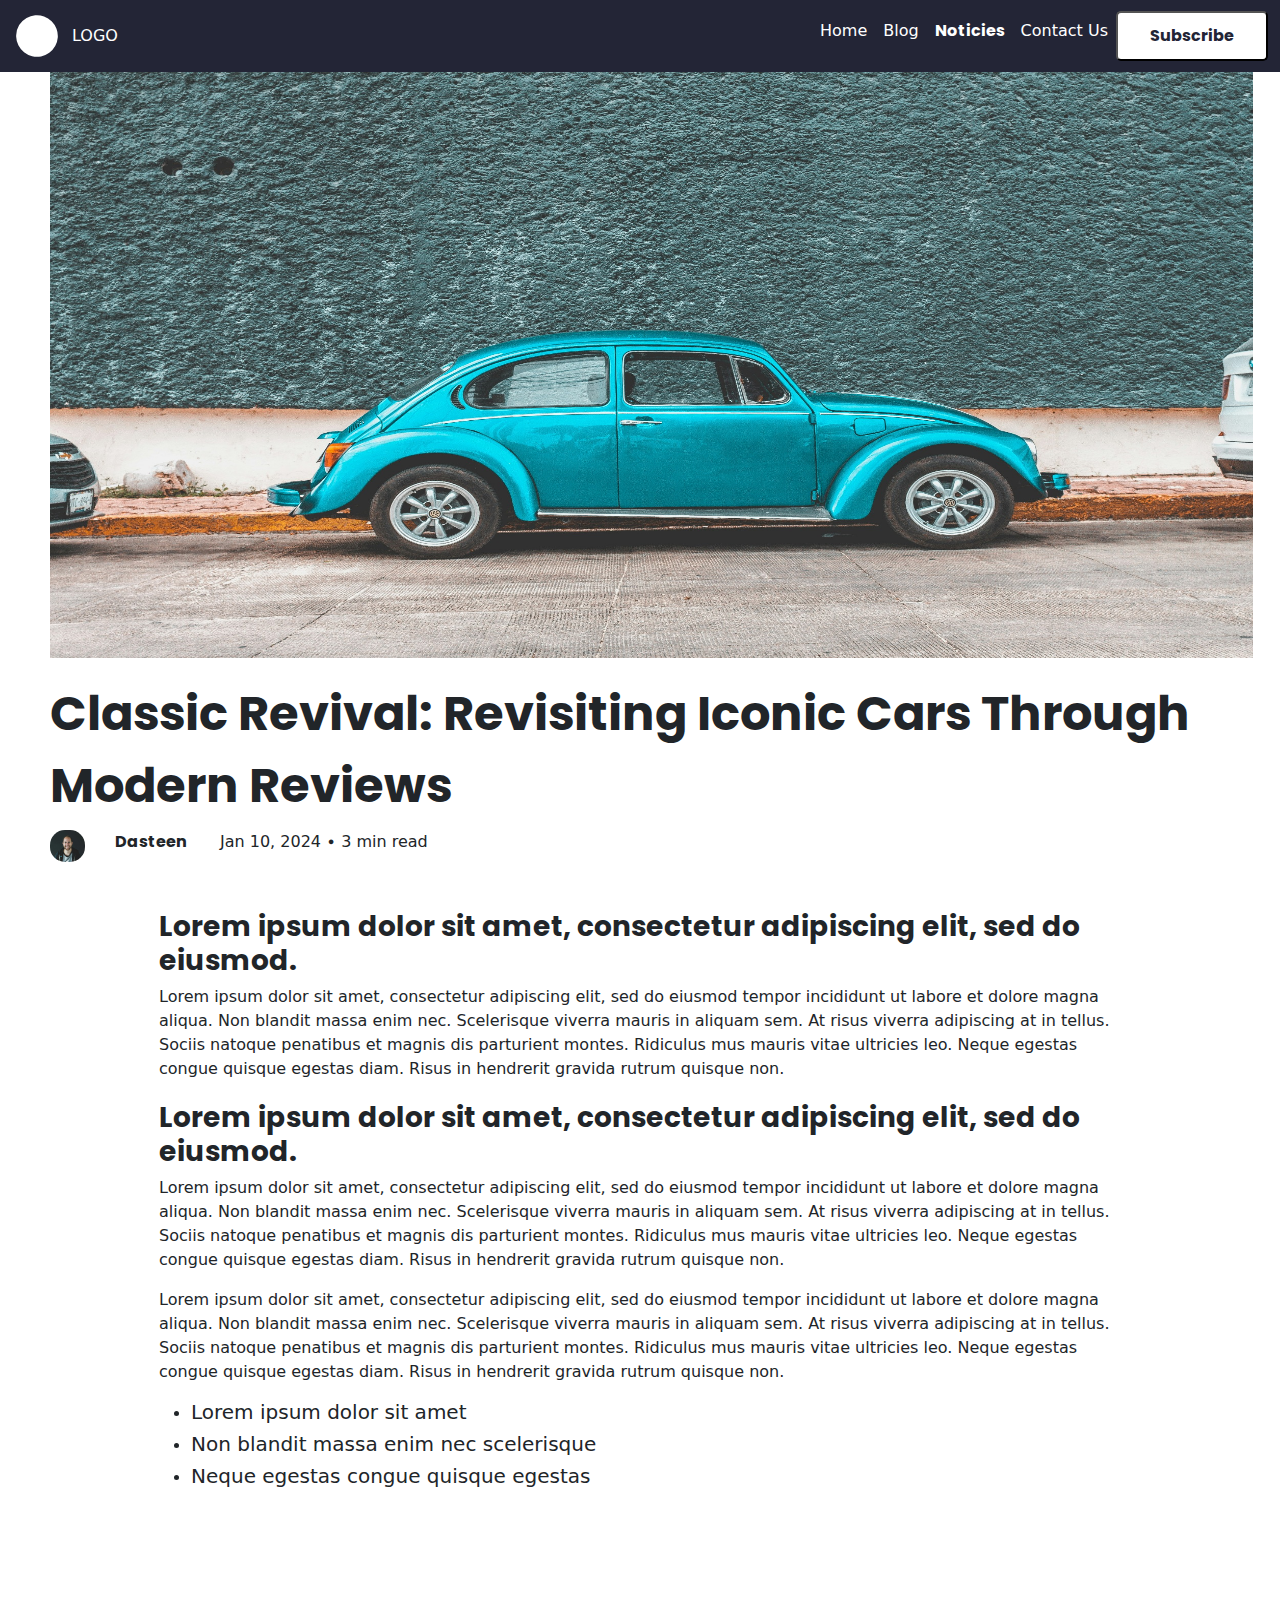
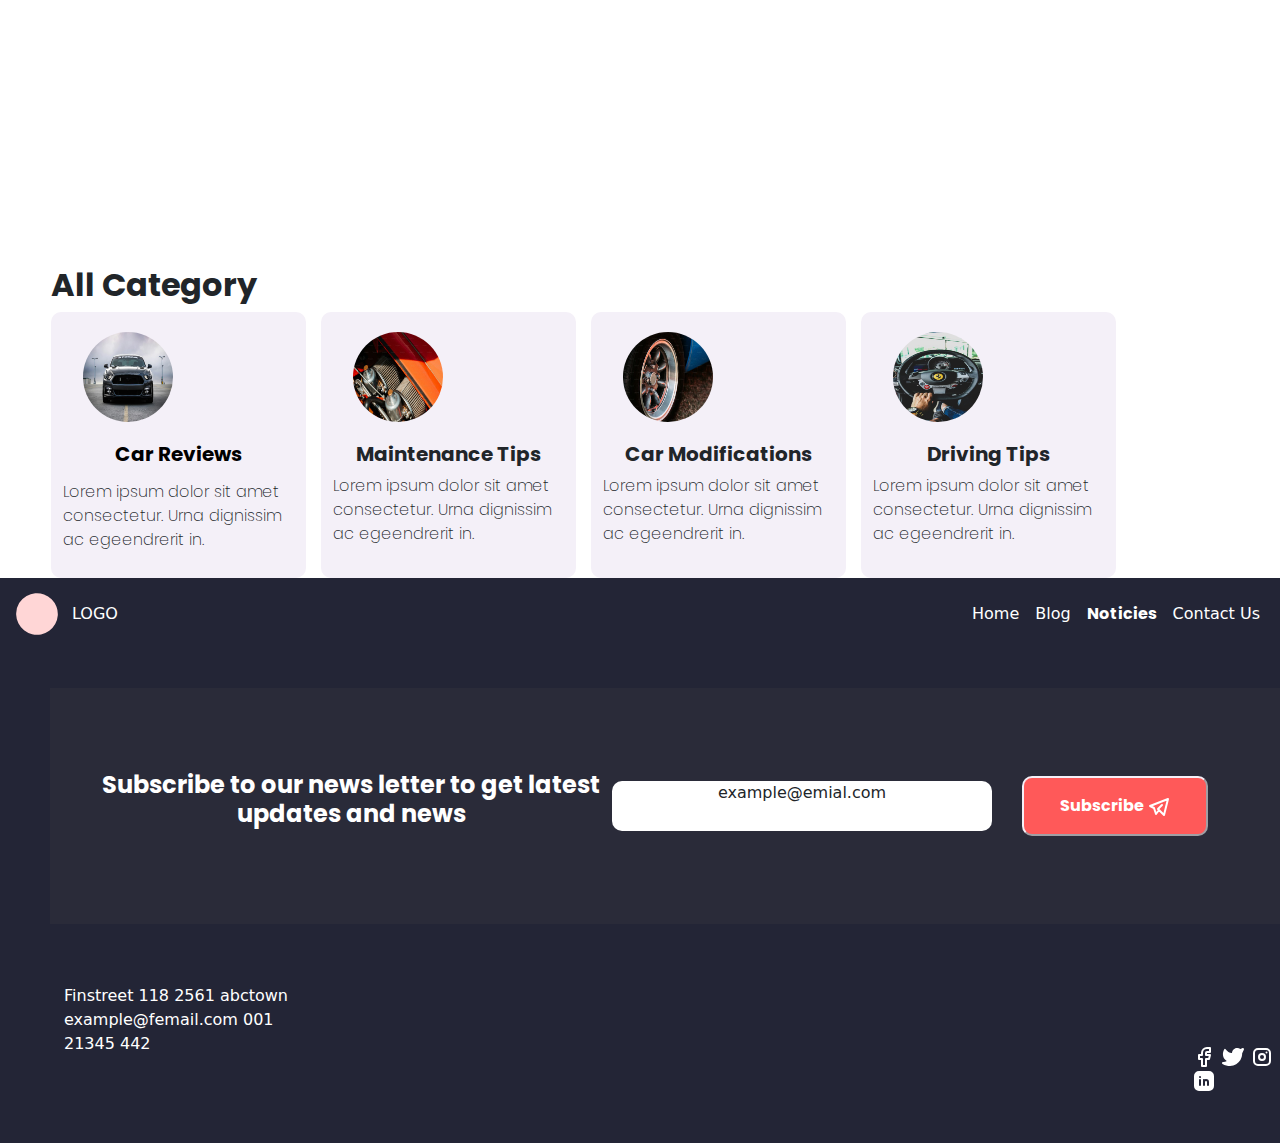
<file: noticies.html>
<!DOCTYPE html>
<html lang="en">
<head>
    <meta charset="UTF-8">
    <meta name="viewport" content="width=device-width, initial-scale=1.0">
    <link rel="stylesheet" href="css/bootstrap.css">
    <link href="https://cdn.jsdelivr.net/npm/bootstrap@5.3.3/dist/css/bootstrap.min.css" rel="stylesheet" integrity="sha384-QWTKZyjpPEjISv5WaRU9OFeRpok6YctnYmDr5pNlyT2bRjXh0JMhjY6hW+ALEwIH" crossorigin="anonymous">
    <link rel="stylesheet" href="css/practica.css">
    <title>Contact_Us</title>
</head>
<body>
  <header>
    <nav class="navbar navbar-expand-md nav_color"  >
            <div class="container-fluid"<>
              <div class="d-flex align-items-center" class="grup1 ">
                <svg class="circle"  xmlns="http://www.w3.org/2000/svg"  width="24"  height="24"  viewBox="0 0 24 24"  fill="currentColor"  class="icon icon-tabler icons-tabler-filled icon-tabler-circle"><path stroke="none" d="M0 0h24v24H0z" fill="none"/><path d="M7 3.34a10 10 0 1 1 -4.995 8.984l-.005 -.324l.005 -.324a10 10 0 0 1 4.995 -8.336z" /></svg>
                <p class="text-white  justify-content-start poppins-thin ml-5 pt-3" class="logo">LOGO</p>
              </div>
              <a class="navbar-brand" href="#"></a>
              <div class="text-sm-end" >
                <button class="navbar-toggler bg-white" type="button" data-bs-toggle="collapse" data-bs-target="#navbarNav" aria-controls="navbarNav" aria-expanded="false" aria-label="Toggle navigation">
                  <span class="navbar-toggler-icon"></span>
                </button>
                  <div class="collapse navbar-collapse navSpace" id="navbarNav" >
                  <div class="nav_space" class="poppins-regular">
                    <ul class="navbar-nav">
                      <li class="nav-item">
                        <a class="nav-link active text-white navhome" aria-current="page" href="index.html">Home</a>
                      </li>
                      <li class="nav-item">
                        <a class="nav-link text-white navblogs" href="blog.html">Blog</a>
                      </li>
                      <li class="nav-item">
                        <a class="nav-link text-white navcontact poppins-bold" href="noticies.html"> Noticies </a>
                      </li>
                      <li class="nav-item">
                        <a class="nav-link text-white navcontact " href="contact.html">Contact Us </a>
                      </li>
                      <li class="nav-item">
                        <button class=" button_color poppins-bold button_letter" >Subscribe</button>
                      </li>
                    </ul>
                  </div>
                     </div>
              </div>
            </div>
      </nav>
</header>
<!-- imagen  y titulo -->
<section>
  <img  class="img_moticias " src="img/ultima_foto.jpeg" alt=""> 
  <h2 class=" text_noticies">Classic Revival: Revisiting Iconic Cars Through Modern Reviews</h2>
  <div class="d-flex imagen_conteiner_blog perfil_noticias">
    <img  class="d-flex texto_imagen_blog  " src="img/newtech_2.jpeg" alt=""> 
      <div class="d-flex">
        <p class="poppins-bold noticias_texto_1">Dasteen </p>
        <p class="noticias_texto_2" >Jan 10, 2024     ∙     3 min read</p>
      </div>
  </div>
  
</section>
<!-- texto asi tocho -->
<section class="noticias_body ">
  <h3 class="poppins-bold title_noticias ">Lorem ipsum dolor sit amet, consectetur adipiscing elit, sed do eiusmod.</h3>
  <p>Lorem ipsum dolor sit amet, consectetur adipiscing elit, sed do eiusmod tempor incididunt ut labore et dolore magna aliqua. Non blandit massa enim nec. Scelerisque viverra mauris in aliquam sem. At risus viverra adipiscing at in tellus. Sociis natoque penatibus et magnis dis parturient montes. Ridiculus mus mauris vitae ultricies leo. Neque egestas congue quisque egestas diam. Risus in hendrerit gravida rutrum quisque non.</p>
  <h3 class="poppins-bold title_noticias">Lorem ipsum dolor sit amet, consectetur adipiscing elit, sed do eiusmod.</h3>
  <p>Lorem ipsum dolor sit amet, consectetur adipiscing elit, sed do eiusmod tempor incididunt ut labore et dolore magna aliqua. Non blandit massa enim nec. Scelerisque viverra mauris in aliquam sem. At risus viverra adipiscing at in tellus. Sociis natoque penatibus et magnis dis parturient montes. Ridiculus mus mauris vitae ultricies leo. Neque egestas congue quisque egestas diam. Risus in hendrerit gravida rutrum quisque non.</p>
  <p>Lorem ipsum dolor sit amet, consectetur adipiscing elit, sed do eiusmod tempor incididunt ut labore et dolore magna aliqua. Non blandit massa enim nec. Scelerisque viverra mauris in aliquam sem. At risus viverra adipiscing at in tellus. Sociis natoque penatibus et magnis dis parturient montes. Ridiculus mus mauris vitae ultricies leo. Neque egestas congue quisque egestas diam. Risus in hendrerit gravida rutrum quisque non.</p>
  <ul>
    <li class="li_singel">
        <h5 class="Poppins-bold color">Lorem ipsum dolor sit amet</h5>
    </li>
    <li class="li_singel">
        <h5 class="Poppins-bold color">Non blandit massa enim nec scelerisque</h5>
    </li>
    <li class="li_singel">
        <h5 class="Poppins-bold color">Neque egestas congue quisque egestas</h5>
    </li>
  </ul>
  </section>

  <!-- Category -->
  <h2 class=" title_categories poppins-bold">All Category</h2>
  <section class="categories row">
  
        <div class="col-md-3_nw group_9">
          <img class="imgcat" src="img/categoria9.jpeg" alt="">
          <h5 class="poppins-bold titol_category_9">Car Reviews</h5>
          <p class="poppins-light">Lorem ipsum dolor sit amet consectetur. Urna dignissim ac egeendrerit in.</p>
        </div>
  
        <div class="col-md-3_nw group_10">
          <img class="imgcat" src="img/categoria10.jpeg" alt="">
        <h5 class="poppins-bold titol_category">Maintenance Tips</h5>
        <p class="poppins-light">Lorem ipsum dolor sit amet consectetur. Urna dignissim ac egeendrerit in.</p>
        </div>
  
        <div class="col-md-3_nw group_11">
          <img class="imgcat" src="img/categoria11.jpeg" alt="">
          <h5 class="poppins-bold titol_category">Car Modifications</h5>
          <p class="poppins-light">Lorem ipsum dolor sit amet consectetur. Urna dignissim ac egeendrerit in.</p>
        </div>
  
        <div class="col-md-3_nw group_12">
          <img class="imgcat" src="img/categoria12.jpeg" alt="">
          <h5 class="poppins-bold titol_category">Driving Tips</h5>
          <p class="poppins-light">Lorem ipsum dolor sit amet consectetur. Urna dignissim ac egeendrerit in.</p>
        </div>
  </section>

<!-- FOOTER -->
<footer class="footer nav_color">
  <nav class="navbar navbar-expand-md nav_color"  >
    <div class="container-fluid"<>
      <div class="d-flex align-items-center" class="grup1 ">
        <svg class="cicle_footer"  xmlns="http://www.w3.org/2000/svg"  width="24"  height="24"  viewBox="0 0 24 24"  fill="currentColor"  class="icon icon-tabler icons-tabler-filled icon-tabler-circle"><path stroke="none" d="M0 0h24v24H0z" fill="none"/><path d="M7 3.34a10 10 0 1 1 -4.995 8.984l-.005 -.324l.005 -.324a10 10 0 0 1 4.995 -8.336z" /></svg>
        <p class="text-white  justify-content-start poppins-thin ml-5 pt-3" class="logo">LOGO</p>
      </div>
      <a class="navbar-brand" href="#"></a>
      <div class="text-sm-end" >
        <button class="navbar-toggler bg-white" type="button" data-bs-toggle="collapse" data-bs-target="#navbarNav" aria-controls="navbarNav" aria-expanded="false" aria-label="Toggle navigation">
          <span class="navbar-toggler-icon"></span>
        </button>
          <div class="collapse navbar-collapse navSpace" id="navbarNav" >
          <div class="nav_space" class="poppins-regular">
            <ul class="navbar-nav">
              <li class="nav-item">
                <a class="nav-link active text-white" aria-current="page" href="index.html">Home</a>
              </li>
              <li class="nav-item">
                <a class="nav-link text-white " href="blog.html">Blog</a>
              </li>
              <li class="nav-item">
                <a class="nav-link text-white poppins-bold" href="noticies.html"> Noticies </a>
              </li>
              <li class="nav-item">
                <a class="nav-link text-white" href="contact.html">Contact Us </a>
              </li>
          </div>
             </div>
      </div>
    </div>
</nav>
  <div class="nav_color d-flex align-items-center footer_2 ">
      <h4 class="text-white poppins-bold footer_text ">Subscribe to our news letter to get latest updates and news</h4>
      <p class="bg-white_footer">example@emial.com</p>
      <button class="buton_format poppins-bold ">Subscribe <svg  xmlns="http://www.w3.org/2000/svg"  width="24"  height="24"  viewBox="0 0 24 24"  fill="none"  stroke="currentColor"  stroke-width="2"  stroke-linecap="round"  stroke-linejoin="round"  class="icon icon-tabler icons-tabler-outline icon-tabler-brand-telegram"><path stroke="none" d="M0 0h24v24H0z" fill="none"/><path d="M15 10l-4 4l6 6l4 -16l-18 7l4 2l2 6l3 -4" /></svg></button>
  </div>
  <div class="d-flex sm_footer_text">
      <ul>
          <ol class="text-white">Finstreet 118 2561 abctown</ol>
          <ol class="text-white">example@femail.com  001 21345 442</ol>
      </ul>
      <div class="app_icons">
          <svg class="text-white" xmlns="http://www.w3.org/2000/svg"  width="24"  height="24"  viewBox="0 0 24 24"  fill="none"  stroke="currentColor"  stroke-width="2"  stroke-linecap="round"  stroke-linejoin="round"  class="icon icon-tabler icons-tabler-outline icon-tabler-brand-facebook"><path stroke="none" d="M0 0h24v24H0z" fill="none"/><path d="M7 10v4h3v7h4v-7h3l1 -4h-4v-2a1 1 0 0 1 1 -1h3v-4h-3a5 5 0 0 0 -5 5v2h-3" /></svg>
          <svg class="text-white" xmlns="http://www.w3.org/2000/svg"  width="24"  height="24"  viewBox="0 0 24 24"  fill="currentColor"  class="icon icon-tabler icons-tabler-filled icon-tabler-brand-twitter"><path stroke="none" d="M0 0h24v24H0z" fill="none"/><path d="M14.058 3.41c-1.807 .767 -2.995 2.453 -3.056 4.38l-.002 .182l-.243 -.023c-2.392 -.269 -4.498 -1.512 -5.944 -3.531a1 1 0 0 0 -1.685 .092l-.097 .186l-.049 .099c-.719 1.485 -1.19 3.29 -1.017 5.203l.03 .273c.283 2.263 1.5 4.215 3.779 5.679l.173 .107l-.081 .043c-1.315 .663 -2.518 .952 -3.827 .9c-1.056 -.04 -1.446 1.372 -.518 1.878c3.598 1.961 7.461 2.566 10.792 1.6c4.06 -1.18 7.152 -4.223 8.335 -8.433l.127 -.495c.238 -.993 .372 -2.006 .401 -3.024l.003 -.332l.393 -.779l.44 -.862l.214 -.434l.118 -.247c.265 -.565 .456 -1.033 .574 -1.43l.014 -.056l.008 -.018c.22 -.593 -.166 -1.358 -.941 -1.358l-.122 .007a.997 .997 0 0 0 -.231 .057l-.086 .038a7.46 7.46 0 0 1 -.88 .36l-.356 .115l-.271 .08l-.772 .214c-1.336 -1.118 -3.144 -1.254 -5.012 -.554l-.211 .084z" /></svg>
          <svg class="text-white" xmlns="http://www.w3.org/2000/svg"  width="24"  height="24"  viewBox="0 0 24 24"  fill="none"  stroke="currentColor"  stroke-width="2"  stroke-linecap="round"  stroke-linejoin="round"  class="icon icon-tabler icons-tabler-outline icon-tabler-brand-instagram"><path stroke="none" d="M0 0h24v24H0z" fill="none"/><path d="M4 8a4 4 0 0 1 4 -4h8a4 4 0 0 1 4 4v8a4 4 0 0 1 -4 4h-8a4 4 0 0 1 -4 -4z" /><path d="M9 12a3 3 0 1 0 6 0a3 3 0 0 0 -6 0" /><path d="M16.5 7.5v.01" /></svg>
          <svg class="text-white" xmlns="http://www.w3.org/2000/svg"  width="24"  height="24"  viewBox="0 0 24 24"  fill="currentColor"  class="icon icon-tabler icons-tabler-filled icon-tabler-brand-linkedin"><path stroke="none" d="M0 0h24v24H0z" fill="none"/><path d="M17 2a5 5 0 0 1 5 5v10a5 5 0 0 1 -5 5h-10a5 5 0 0 1 -5 -5v-10a5 5 0 0 1 5 -5zm-9 8a1 1 0 0 0 -1 1v5a1 1 0 0 0 2 0v-5a1 1 0 0 0 -1 -1m6 0a3 3 0 0 0 -1.168 .236l-.125 .057a1 1 0 0 0 -1.707 .707v5a1 1 0 0 0 2 0v-3a1 1 0 0 1 2 0v3a1 1 0 0 0 2 0v-3a3 3 0 0 0 -3 -3m-6 -3a1 1 0 0 0 -.993 .883l-.007 .127a1 1 0 0 0 1.993 .117l.007 -.127a1 1 0 0 0 -1 -1" /></svg>
      </div>
  </div>
</footer>
</body>
<script src="https://cdn.jsdelivr.net/npm/@popperjs/core@2.11.8/dist/umd/popper.min.js" integrity="sha384-I7E8VVD/ismYTF4hNIPjVp/Zjvgyol6VFvRkX/vR+Vc4jQkC+hVqc2pM8ODewa9r" crossorigin="anonymous"></script>
<script src="https://cdn.jsdelivr.net/npm/bootstrap@5.3.3/dist/js/bootstrap.min.js" integrity="sha384-0pUGZvbkm6XF6gxjEnlmuGrJXVbNuzT9qBBavbLwCsOGabYfZo0T0to5eqruptLy" crossorigin="anonymous"></script>
</html>
</file>
<file: css/practica.css>
/*añadido por mi*/
@import url('https://fonts.googleapis.com/css2?family=Lato:wght@300;400;700&family=Poppins:ital,wght@0,100;0,200;0,300;0,400;0,500;0,600;0,700;0,800;0,900;1,100;1,200;1,300;1,400;1,500;1,600;1,700;1,800;1,900&family=Roboto:wght@300;400;700&display=swap');


.poppins-light {
    font-family: "Poppins", sans-serif;
    font-weight: 200;
    font-style: normal;
  }
  
  .poppins-regular {
    font-family: "Poppins", sans-serif;
    font-weight: 400;
    font-style: normal;
  }

  .poppins-bold {
    font-family: "Poppins", sans-serif;
    font-weight: 700;
    font-style: normal;
  }
  
/** NAVBAR _COSITAS**/
.nav_color{
    background-color: #232536;
}

.button_color{
    width: 152px;
    height: 50px;
    top: 14px;
    left: 1078PX;
    border-radius: 5px;
    background-color: #FFFFFF;
}

.button_letter{
    color:#232536 ;
}

.grup1{
    width: 100px;
    height: 50px;
    top: 15px;
    left: 50px;
    color: #FFFFFF;
}

.logo{
 width:34px;
 height: 15px;
 top: 32px;
 left: 116px;   
} 

.circle{
   width: 50px;
   height: 50px;
   top: 15px;
   left: 50px;
   border-right: 80px;
   color: #FFFFFF;
   margin-right: 10px;
}

/** IMAGEN DE FONDO_EN BODY-EN -EL HOME **/
.layout{
    background-image: url(../img/coche_imagen_fondo.jpeg);
    height: 100vh;
    background-size: cover;
    background-position: center;
    display: flex;
    flex-direction: column;
    color: white;
}

.layout::after{
    content: "";
    position: absolute;
    width: 100%;
    height: 700px;
    background-color: rgba(0, 0, 0, 0.25);
    height: 100vh;
    z-index: 1;
}

.tittle_intro{
    z-index: 2;
    max-width: 714px;
    margin-top: 80px;
    margin-left: 50px;    
}

.text_intro{
    z-index: 2;
    max-width: 600px;
    height: 100px;
    top: 447px;
    padding-left: 50px;
}

.buton_format{
    z-index: 2;
    color: #FFFFFF;
    background-color: #FF5959;
    border-color: #F4F0F8;
    width: 186px;
    height: 60.05px;
    top: 577px;
    left: 51px;
    border-radius: 10px;
}
/**Contenido del latest y trending*/
.container_latest{
    width: 1180px;
    height: 830px;
    top: 785px;
    margin-left: 50px;
    margin-bottom: -50px;
}
.tittle_latest{
    width: 114px;
    height: 20px;
    margin-top: 90px;
    margin-left: 50px;
    margin-right: 60px;
    margin-bottom: 20px;
}

.img_blog{
    width: 626px;
    height: 369px;
    margin-top: 30px;
    margin-left: 20px;
    margin-bottom: 20px;
}

.trending_container{
    margin-left: 180px;    
}

.text_trending{
    max-width: 483px;
    height: 825px;
    top: 790px;
    left: 747px;
    }

    
.buton_blog{
    z-index: 2;
    color: #FFFFFF;
    background-color: #FF5959;
    width: 280px;
    height: 61px;
    top: 1554px;
    left: 77px;
    border-radius: 10px;
}

.bg-color{
    background-color: #FF5959;
    color: #FFFFFF;
}

.bg-text{
    color: #FF5959;
}

.trendingbox{
    width: 480px;
    height: 181px;
    top: 831px;
    left: 750px;
    align-items: safe;
}

/**NEW TECH*/
.newtech{
    width: 1180px;
    height: 450.67px;
    top: 1673px;
    margin-left: 51px;   
    margin-top: 35px;    
    margin-bottom: 90px;
}
.col-md-3_nw {
    flex: 0 0 auto;
    width: 23%;
    margin-right: 15px;
}

.col-md-4_nw {
    flex: 0 0 auto;
    width: 23%;
    margin-bottom: 15px;
}
.row_nw{
    width: 90%;
    height: 450.67px;
    top: 1673px;
    margin-left: 50px;
}

.newtech_container{
    border-radius: 13px ;
    background-color:#F4F0F8;
    justify-items: left;
    align-items: center;
    margin-top :80px;
    padding-bottom: 180px;
    gap: 200px;
    padding: 20px;
}

.img_newtech{
    width: 248px;
    height: 188.86px;
    top: 69px;
    left: 16px;
    border-radius: 8px;
    margin-top: 20px;
    margin-bottom: 40px;
}

.img_newtechsm{
    width: 53px;
    height: 53px;
    top: 382px;
    left: 16px;
    border-radius: 50px;
}
/****A continucaion viene ALL CATEGORY ****/
    .title_categories{
    width: 1180px;
    margin-top: 200px;
    margin-left: 51px;
    margin-right: 20px;
    }

.categories{
    width: 1180px;
    top: 1673px;
    margin-left: 51px;
    margin-right: 50px;          
        }
.category{
    width: 1309px;
    height: 415px;
    top: 2190px;
    left: 3px;
    margin-top: 70px;
    margin-bottom: 10px;
    margin-right: 15px;
    }

    .group_9{
        width: 255px;
        height: 266px;
        top: 145px;
        left: 50px;
        border-radius: 10px;
        background-color:#F4F0F8;
        justify-items: center;
    }

    .group_10{
        width: 255px;
        height: 266px;
        top: 131px;
        left: 357px;
        border-radius: 10px;
        background-color:#F4F0F8;
        justify-items: center;  
    }

    .group_11{
        width: 255px;
        height: 266px;
        top: 131px;
        left: 665px;
        border-radius: 10px;
        background-color:#F4F0F8;
        justify-items: center; 
    }

    .group_12{
        width: 255px;
        height: 266px;
        top: 131px;
        left: 972px;
        border-radius: 10px;
        background-color:#F4F0F8;
        justify-items: center; 
    }

    .imgcat{
        width: 90px;
        height: 90px;
        top: 140px;
        left: 144px;
        gap: 0px;
        opacity: 0px;
        border-radius: 50px;
        margin: 20px;
    }
    
    .titol_category_9{
        width: 127px;
        height: 30px;
        top: 261px;
        left: 114px;
        color: #000000;
    }

    .text_category{
        width: 230px;
        height: 63px;
        top: 306px;
        left: 63px;
    }


    /****A continucaion viene TESTIMONIAL ****/
    .testimonial{
        width: auto;
        height: 392px;
        margin-top: 100px;
        background-color: #232536;
        color: #F4F0F8;

      }
    .title_testimonal{
    width: 162px;
    height: 20px;
    margin-left: 53px;
    padding-bottom: -150px;      
}
      .container_testimonial_1{
        width: 321.95px;
        height: 228px;
        top: 2757px;
        left: 153px;  
        margin-left: 50px;
        margin-top: 50px;  
      }

      .text_testimonial{
        width: 432.33px;
        top: 2710px;
        left: 650.19px;
        margin-left: 10px;
        
        }

      .imgtestimonial{
        width: 44.25px;
        height: 48px;
        top: 2945px;
        left: 637.19px;
        border-radius: 16px;
        margin-right: 35px;
        margin-top: 30px;
      }

      .container_testimonial_2{
        margin-top: 100px;
        margin-right: 80px;
        width: 494.81px;
        height: 323px;
        top: 2710px;
        left: 637.19px;
      }
      .testimonial_2{
        margin-top: -10px;

      }

      .profile{
        width: 273px;
        height: 88px;
        top: 2945px;
        left: 637.19px;
        flex: 0 0 auto;
        width: 23%;
        margin-top: 86px;
    }

      .profile_buttons{
        flex: 0 0 auto;
        width: 23%; 
      }

      .text_profile{
        margin-bottom: -90px;
      }

      .text_foto{
        font-size: 20px;
        margin-top: 40px;
        margin-left: 15px;
        padding-top: 0px;
        padding-bottom: 10px ;
      }
      
      .text_foto_2{
        margin-left: 20px;
        margin-bottom: 200px ;
      }
    
      .text_1{
        margin-bottom: 0px ;
        margin-top: -30px;
      }

      .arrow_left{
        width: 48px;
        height: 48px;
        top: 2993px;
        left: 1048.32px;
        border-radius: 50px;        
        margin-top: 40px;
        margin-left: 50px;
        }

      .arrow_right{
        width: 62px;
        height: 62px;
        top: 2938px;
        left: 1070px;
        border-radius: 50px;
        background-color: #FF5959;
        margin-left: 5px; 
      }

/****A continucaion viene TESTIMONIAL ****/
.container_footer{
    width: auto;
    height: 484px;
    top: 3706px;
    background-color: #232536;
    margin-top: 200px;   
}

/****BLOG BANNER ****/

.layout_banner{
    width: 100%;
   /* margin-top: 80px;**/
    background-color:#31323C;
    padding-top: 90px;
    padding-bottom: 140px;
}

.title_banner_blog{
    width: 714px;
    height: 298px;
    top: 99px;
    margin-left: 50px;
    margin-bottom: 20px;
}
.text_blog{
    max-width: 714px;
    min-width: 100px;
    height: 298px;
    top: 99px;
    left: 100px;
}

    /****imagen BANNER ****/
    .imagen_blog{
        margin-left: 450px;
    }

    .img_blog_1{
        z-index: 1;
        width: 180px;
        height: 272px;
        margin-top: -500px;
        margin-left: 600px;
      }
      
      .img_blog_2{
        z-index: 2;
        width: 186px;
        height: 282px;
        margin-top: -222px;
        margin-left: 731px;      
      }
      
      .img_blog_3{
        z-index: 1;
        width: 180px;
        height: 350px;
        margin-top: -700px;
        margin-left: 803px;
      }
      
      .img_blog_4{
        width: 185px;
        height: 357px;
        margin-top: -500px;
        margin-left: 943px;
        }
    /****POST DE APARTADO DE BLOG****/
    .CONTAINER_BLOG{
        width: 191px;
        margin-top:64px;
        top: 676px;
        margin-left:51px;  
        bottom: -20px
    }
    .img_part_blog{
        width: 480px;
        margin-top:50px;  
    }
    .apartat_blog{
        width: auto;
        height: 350px;
        top: 815px;
        margin-left:60px; 
        margin-bottom: 90px;   
    }

    .apartat_blog_ultimo{
        width: auto;
        height: 350px;
        top: 815px;
        margin-left:60px; 
        margin-bottom: 400px;   
    
    }

    .post_blog{
        width: 660px;
        height: 76px;
        top: 9px;
        margin-left: -50px
    }
   .title_part_blog{
        width: 660px;
        height: 120px;
        top: 164px;
        margin-left: 5px;
        margin-top: 30px;
    }

   .imagen_conteiner{
    max-width: 184px;
    height: 32px;
    top: 109px;
    left: 536px;
    gap: 4.2px;
   }

  .img_post_blog{
    width: 30px;
    height: 30px;
    top: 110px;
    left: 500px;
    border-radius: 15px;
   }

  .texto_imagen_blog{
    max-width:184px;
    max-height: 32px;
    top: 109px;
    left: 536px;
    border-radius: 15px;
  }
  .litle_text{
    width: 41px;
    height: 13px;
    margin-left: 7px;
  }

  .litle_text_2{
    width: 184px;
    height: 21px;
    margin-top: -10px;
  }

  .texto_2_imagen_blog{
    width: 660px;
    height: 120px;
    margin-top: 30px;
    left: 500px;
}

.buton_blog{
    width: 192px;
    height: 38px;
    top: 299px;
    left: 500px;
    border-radius: 5px ;
    border-color: #dddddd;
}

/** NOTICIES**/
/** IMAGEN DE LA NOTICIA Y TITULO**/
.img_moticias{
    width: 94%;
    height: 586px;
    margin-left: 50px;
}

.text_noticies{
    width: 1180px;
    height: 144px;
    top: 687px;
    margin-left: 50px;
    margin-top: 20px;
    font-family: Poppins;
    font-size: 48px;
    font-weight: 700;
    line-height: 72px;
    text-align: left;
    text-underline-position: from-font;
    text-decoration-skip-ink: none;
}
.perfil_noticias{
    width: 220px;
    height: 50px;
    top: 840px;
    margin-left: 50px;    
    border-radius: 15px;
    margin-bottom: 30px;
}

.noticias_texto_1{
    width: 85px;
    height: 30px;
    top: 850px;
    margin-left: 30px;
}

.noticias_texto_2{
    width: 266px;
    height: 21px;
    top: 2px;
    margin-left:20px;    
}
/** DOS TITULOS Y TEXTO**/

.noticias_body{
    width: 971px;
    height: 756px;
    top: 910px;
    margin-left: 159px;
}
.title_noticias{
    width: 971px;
    top: 910px;
    left: 159px;
    margin-top: 20px;       
}

/** CONTACT **/

.img_contact{
    width: 1233px;
    height: 400px;
    top: 80px;
  }
  
  .form{
    margin-left: 50px;
    margin-top: 20px;
  }
  
  .form-control{
    width: 700px;
  }
  
  .height{
    width: 1000px;
    height: 200px;
  }
  
  .mapa{
    width: 1223px;
    height: 500px;
    margin-top: 20px;
    margin-bottom: 20px;
  }

  /**FOOTER*/
  .cicle_footer{
    width: 50px;
    height: 50px;
    top: 15px;
    left: 50px;
    border-right: 80px;
    color: rgb(255, 214, 214);
    margin-right: 10px;
  }

  .footer_2{
    height: 235.73px;
    width: 1780px;
    margin-top: 38px;
    margin-left: 50px;
    gap: 0px;
    opacity: 0px;
    background-color: rgb(42, 43, 57);
    align-items: center;
    text-align: center;
  } 
.footer_text{
    max-width: 502px;
    height: 62.74px;
    top: 3917.53px;
    left: 89px;
    margin-left: 50px;
}
  .bg-white_footer{
    width: 380px;
    left: 608px;
    text-align: center;
    height: 50px;
    border-radius: 10px;
    background-color: #ffffff;
    margin: 10px 30px 10px 10px;
  }

  .app_icons{
    margin-top: 60px;
    margin-bottom: 50px;
    align-items: end;
    margin-left: 70%;
  }

  .sm_footer_text{
    margin-top: 60px;
  }

  .img_contact{
    width: 100%;
    height: 400px;
  }
</file>
